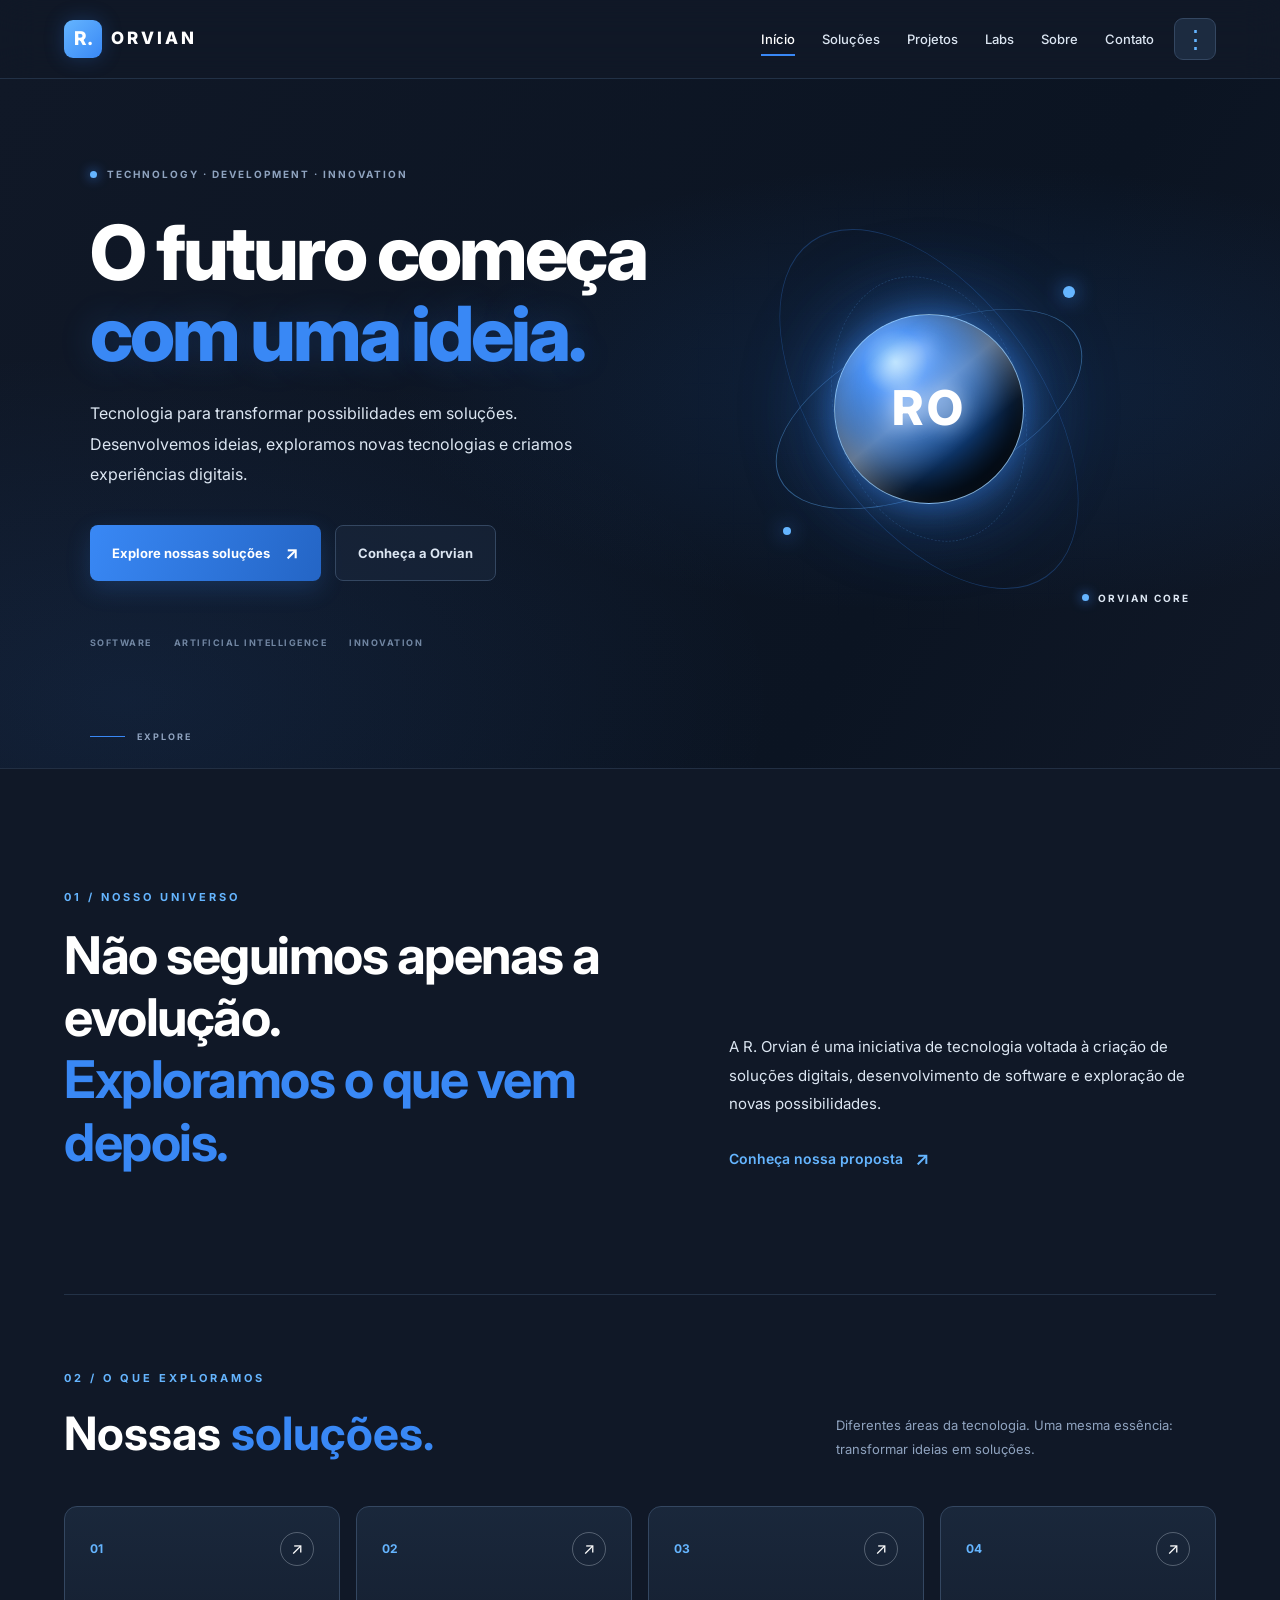
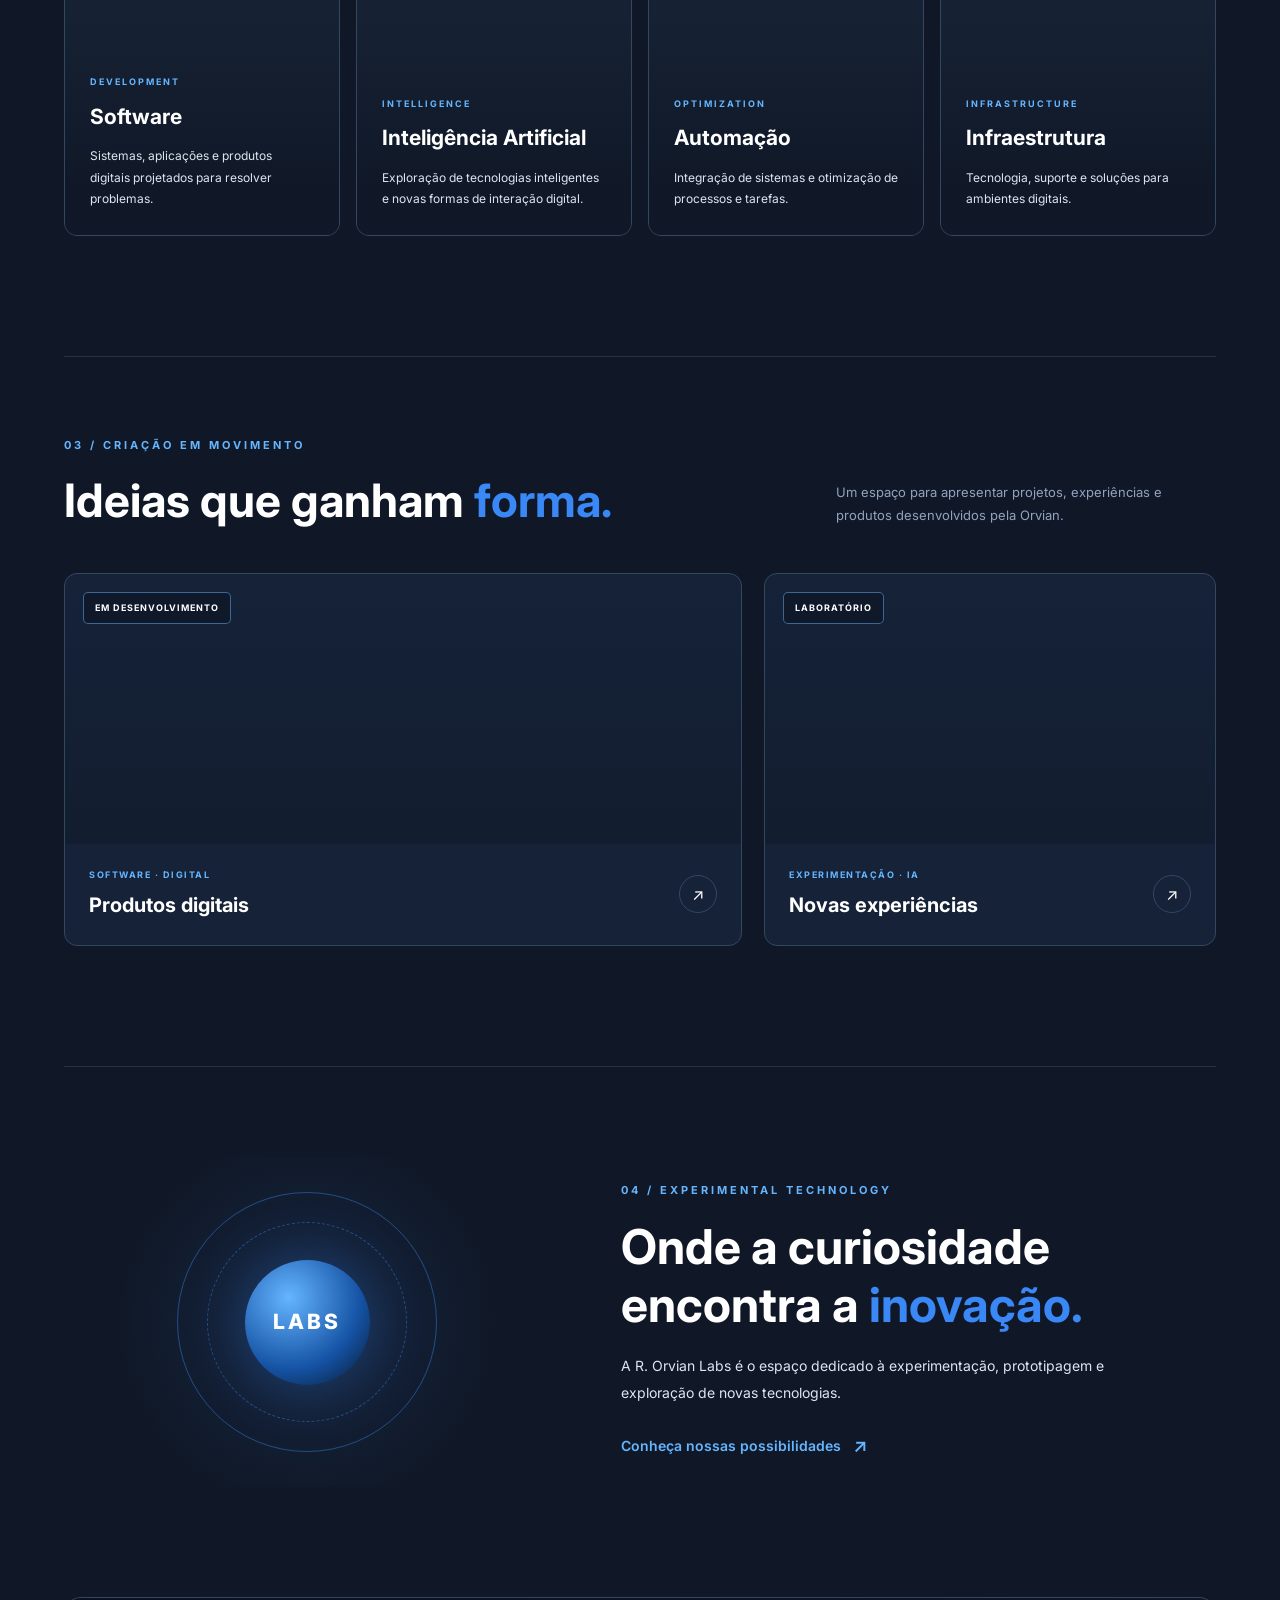
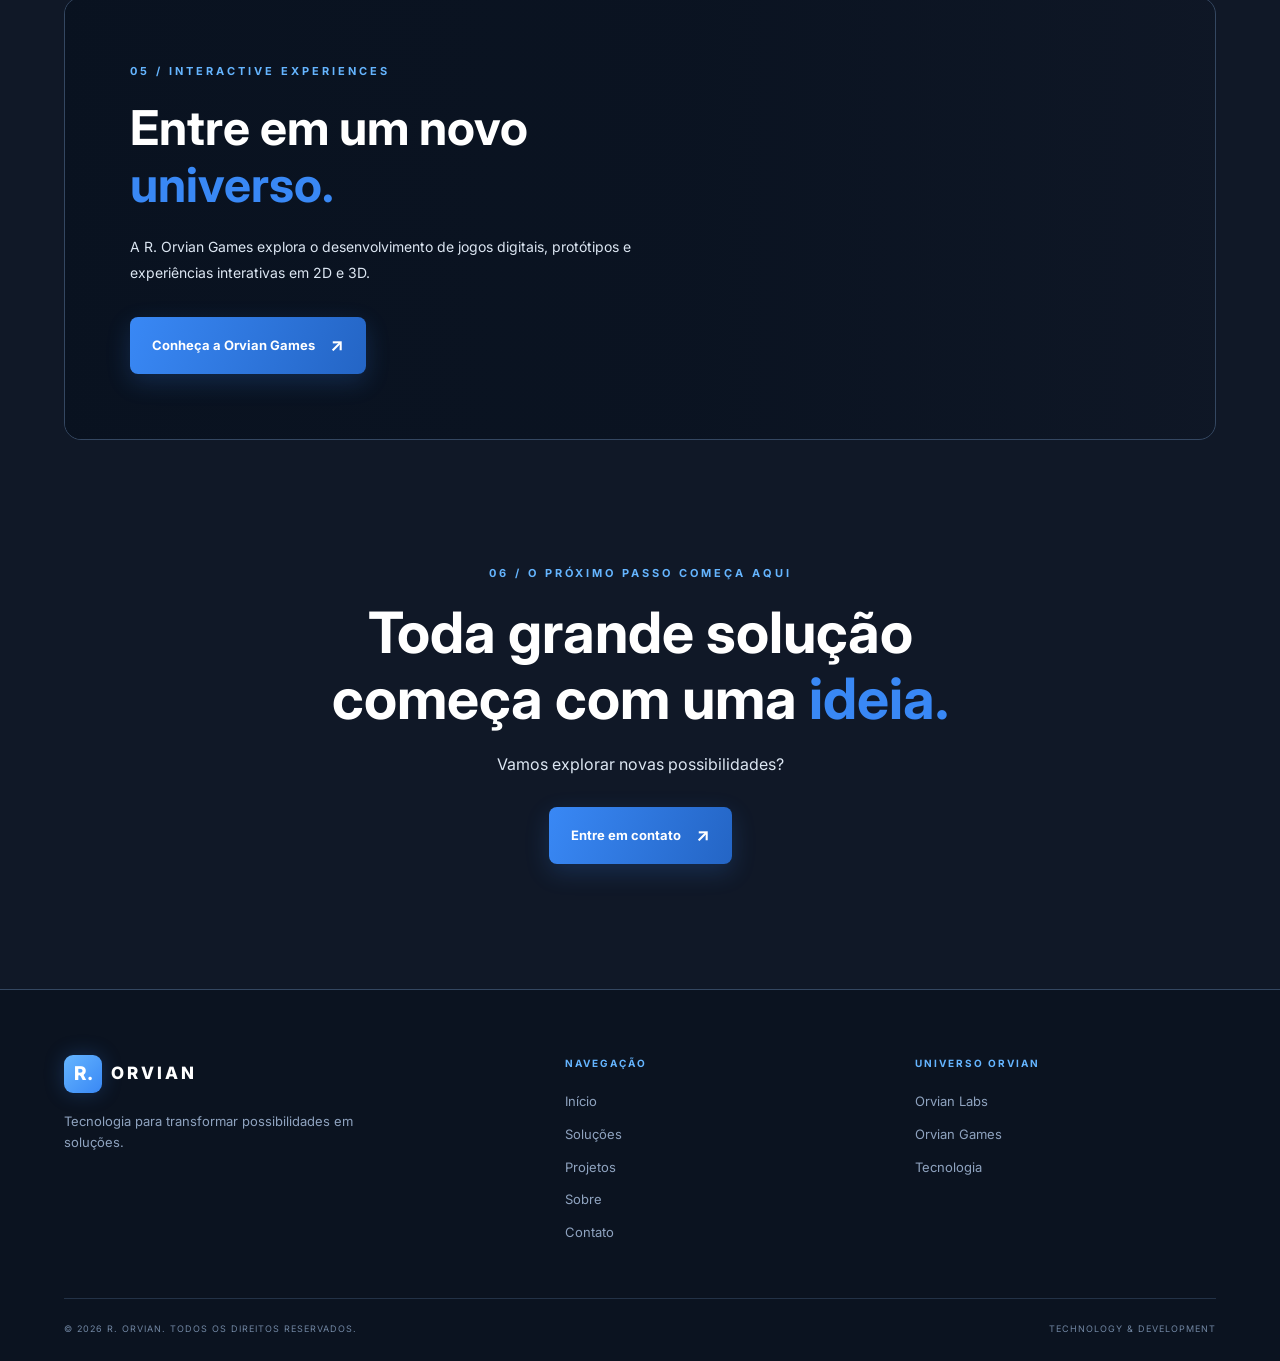
<file: index.html>
<!DOCTYPE html>
<html lang="pt-BR">

<head>
    <meta charset="UTF-8">
    <meta name="viewport" content="width=device-width, initial-scale=1.0">

    <meta name="description" content="R. Orvian — Tecnologia para transformar possibilidades em soluções. Software, inteligência artificial, automação, inovação e games.">

    <meta name="theme-color" content="#101827">

    <title>R. Orvian | Technology & Development</title>

    <link rel="preconnect" href="https://fonts.googleapis.com">
    <link rel="preconnect" href="https://fonts.gstatic.com" crossorigin>
    <link href="https://fonts.googleapis.com/css2?family=Inter:wght@400;500;600;700;800&display=swap" rel="stylesheet">

    <link rel="stylesheet" href="css/style.css">
</head>

<body>

    <header class="topo" id="inicio">

        <a href="index.html" class="marca" aria-label="R. Orvian - Início">
            <span class="marca-simbolo">R.</span>
            <span class="marca-nome">ORVIAN</span>
        </a>

        <nav class="navegacao-principal" aria-label="Navegação principal">

            <div class="menu-principal">
                <a href="#inicio" aria-current="page">Início</a>
                <a href="#solucoes">Soluções</a>
                <a href="#projetos">Projetos</a>
                <a href="#labs">Labs</a>
                <a href="sobre.html">Sobre</a>
                <a href="contato.html">Contato</a>
            </div>

            <details class="menu-extra">
                <summary aria-label="Abrir menu adicional">⋮</summary>

                <div class="opcoes">
                    <a href="#games">Orvian Games</a>
                    <a href="#tecnologia">Tecnologia</a>
                    <a href="sobre.html">Nossa empresa</a>
                    <a href="contato.html">Fale conosco</a>
                </div>
            </details>

        </nav>

    </header>

    <main>

        <section class="hero">

            <div class="hero-fundo"></div>

            <div class="hero-conteudo">

                <p class="hero-etiqueta">
                    <span class="status-ponto"></span>
                    TECHNOLOGY · DEVELOPMENT · INNOVATION
                </p>

                <h1>
                    O futuro começa
                    <span>com uma ideia.</span>
                </h1>

                <p class="hero-descricao">
                    Tecnologia para transformar possibilidades em soluções.
                    Desenvolvemos ideias, exploramos novas tecnologias
                    e criamos experiências digitais.
                </p>

                <div class="hero-acoes">
                    <a href="#solucoes" class="botao botao-principal">
                        Explore nossas soluções
                        <span>↗</span>
                    </a>

                    <a href="sobre.html" class="botao botao-secundario">
                        Conheça a Orvian
                    </a>
                </div>

                <div class="hero-indicadores">
                    <span>SOFTWARE</span>
                    <span>ARTIFICIAL INTELLIGENCE</span>
                    <span>INNOVATION</span>
                </div>

            </div>

            <div class="hero-visual" aria-hidden="true">

                <div class="visual-grade"></div>

                <div class="orbita orbita-1"></div>
                <div class="orbita orbita-2"></div>
                <div class="orbita orbita-3"></div>

                <div class="nucleo-luz"></div>

                <div class="nucleo">
                    <div class="nucleo-reflexo"></div>
                    <span>RO</span>
                </div>

                <div class="orbita-ponto ponto-1"></div>
                <div class="orbita-ponto ponto-2"></div>

                <div class="visual-legenda">
                    <span class="legenda-ponto"></span>
                    ORVIAN CORE
                    <small>IDEAS INTO SOLUTIONS</small>
                </div>

            </div>

            <a href="#solucoes" class="indicador-rolagem">
                <span></span>
                EXPLORE
            </a>

        </section>

        <section class="introducao secao" id="tecnologia">

            <div class="introducao-texto">
                <p class="etiqueta">01 / NOSSO UNIVERSO</p>

                <h2>
                    Não seguimos apenas
                    a evolução.
                    <span>Exploramos o que vem depois.</span>
                </h2>
            </div>

            <div class="introducao-descricao">
                <p>
                    A R. Orvian é uma iniciativa de tecnologia
                    voltada à criação de soluções digitais,
                    desenvolvimento de software e exploração
                    de novas possibilidades.
                </p>

                <a href="sobre.html" class="link-seta">
                    Conheça nossa proposta <span>↗</span>
                </a>
            </div>

        </section>

        <section class="solucoes secao" id="solucoes">

            <div class="cabecalho-secao">
                <div>
                    <p class="etiqueta">02 / O QUE EXPLORAMOS</p>
                    <h2>Nossas <span>soluções.</span></h2>
                </div>

                <p>
                    Diferentes áreas da tecnologia.
                    Uma mesma essência: transformar ideias em soluções.
                </p>
            </div>

            <div class="solucoes-grid">

                <article class="solucao-card solucao-software">

                    <div class="card-topo">
                        <span class="card-numero">01</span>
                        <span class="card-seta">↗</span>
                    </div>

                    <div class="card-conteudo">
                        <p>DEVELOPMENT</p>
                        <h3>Software</h3>
                        <span>
                            Sistemas, aplicações e produtos digitais
                            projetados para resolver problemas.
                        </span>
                    </div>

                </article>

                <article class="solucao-card solucao-ia">

                    <div class="card-topo">
                        <span class="card-numero">02</span>
                        <span class="card-seta">↗</span>
                    </div>

                    <div class="card-conteudo">
                        <p>INTELLIGENCE</p>
                        <h3>Inteligência Artificial</h3>
                        <span>
                            Exploração de tecnologias inteligentes
                            e novas formas de interação digital.
                        </span>
                    </div>

                </article>

                <article class="solucao-card solucao-automacao">

                    <div class="card-topo">
                        <span class="card-numero">03</span>
                        <span class="card-seta">↗</span>
                    </div>

                    <div class="card-conteudo">
                        <p>OPTIMIZATION</p>
                        <h3>Automação</h3>
                        <span>
                            Integração de sistemas e otimização
                            de processos e tarefas.
                        </span>
                    </div>

                </article>

                <article class="solucao-card solucao-infra">

                    <div class="card-topo">
                        <span class="card-numero">04</span>
                        <span class="card-seta">↗</span>
                    </div>

                    <div class="card-conteudo">
                        <p>INFRASTRUCTURE</p>
                        <h3>Infraestrutura</h3>
                        <span>
                            Tecnologia, suporte e soluções
                            para ambientes digitais.
                        </span>
                    </div>

                </article>

            </div>

        </section>

        <section class="projetos secao" id="projetos">

            <div class="cabecalho-secao">
                <div>
                    <p class="etiqueta">03 / CRIAÇÃO EM MOVIMENTO</p>
                    <h2>Ideias que ganham <span>forma.</span></h2>
                </div>

                <p>
                    Um espaço para apresentar projetos,
                    experiências e produtos desenvolvidos pela Orvian.
                </p>
            </div>

            <div class="projetos-grid">

                <article class="projeto-card projeto-principal">

                    <div class="projeto-imagem projeto-imagem-1">
                        <span class="projeto-selo">EM DESENVOLVIMENTO</span>
                    </div>

                    <div class="projeto-info">
                        <div>
                            <p>SOFTWARE · DIGITAL</p>
                            <h3>Produtos digitais</h3>
                        </div>

                        <span class="projeto-icone">↗</span>
                    </div>

                </article>

                <article class="projeto-card">

                    <div class="projeto-imagem projeto-imagem-2">
                        <span class="projeto-selo">LABORATÓRIO</span>
                    </div>

                    <div class="projeto-info">
                        <div>
                            <p>EXPERIMENTAÇÃO · IA</p>
                            <h3>Novas experiências</h3>
                        </div>

                        <span class="projeto-icone">↗</span>
                    </div>

                </article>

            </div>

        </section>

        <section class="labs secao" id="labs">

            <div class="labs-visual" aria-hidden="true">
                <div class="labs-circulo labs-circulo-1"></div>
                <div class="labs-circulo labs-circulo-2"></div>
                <div class="labs-centro">LABS</div>
            </div>

            <div class="labs-conteudo">
                <p class="etiqueta">04 / EXPERIMENTAL TECHNOLOGY</p>

                <h2>
                    Onde a curiosidade
                    encontra a <span>inovação.</span>
                </h2>

                <p>
                    A R. Orvian Labs é o espaço dedicado
                    à experimentação, prototipagem e exploração
                    de novas tecnologias.
                </p>

                <a href="contato.html" class="link-seta">
                    Conheça nossas possibilidades <span>↗</span>
                </a>
            </div>

        </section>

        <section class="games secao" id="games">

            <div class="games-imagem"></div>

            <div class="games-conteudo">
                <p class="etiqueta">05 / INTERACTIVE EXPERIENCES</p>

                <h2>
                    Entre em um novo
                    <span>universo.</span>
                </h2>

                <p>
                    A R. Orvian Games explora o desenvolvimento
                    de jogos digitais, protótipos e experiências
                    interativas em 2D e 3D.
                </p>

                <a href="sobre.html" class="botao botao-principal">
                    Conheça a Orvian Games
                    <span>↗</span>
                </a>
            </div>

        </section>

        <section class="chamada-final secao">

            <p class="etiqueta">06 / O PRÓXIMO PASSO COMEÇA AQUI</p>

            <h2>
                Toda grande solução
                começa com uma <span>ideia.</span>
            </h2>

            <p>
                Vamos explorar novas possibilidades?
            </p>

            <a href="contato.html" class="botao botao-principal">
                Entre em contato
                <span>↗</span>
            </a>

        </section>

    </main>

    <footer class="rodape">

        <div class="rodape-principal">

            <div class="rodape-marca">
                <a href="#inicio" class="marca">
                    <span class="marca-simbolo">R.</span>
                    <span class="marca-nome">ORVIAN</span>
                </a>

                <p>
                    Tecnologia para transformar
                    possibilidades em soluções.
                </p>
            </div>

            <div class="rodape-links">
                <h3>NAVEGAÇÃO</h3>
                <a href="#inicio">Início</a>
                <a href="#solucoes">Soluções</a>
                <a href="#projetos">Projetos</a>
                <a href="sobre.html">Sobre</a>
                <a href="contato.html">Contato</a>
            </div>

            <div class="rodape-links">
                <h3>UNIVERSO ORVIAN</h3>
                <a href="#labs">Orvian Labs</a>
                <a href="#games">Orvian Games</a>
                <a href="#tecnologia">Tecnologia</a>
            </div>

        </div>

        <div class="rodape-final">
            <p>© 2026 R. ORVIAN. TODOS OS DIREITOS RESERVADOS.</p>
            <span>TECHNOLOGY &amp; DEVELOPMENT</span>
        </div>

    </footer>

</body>
</html>
</file>
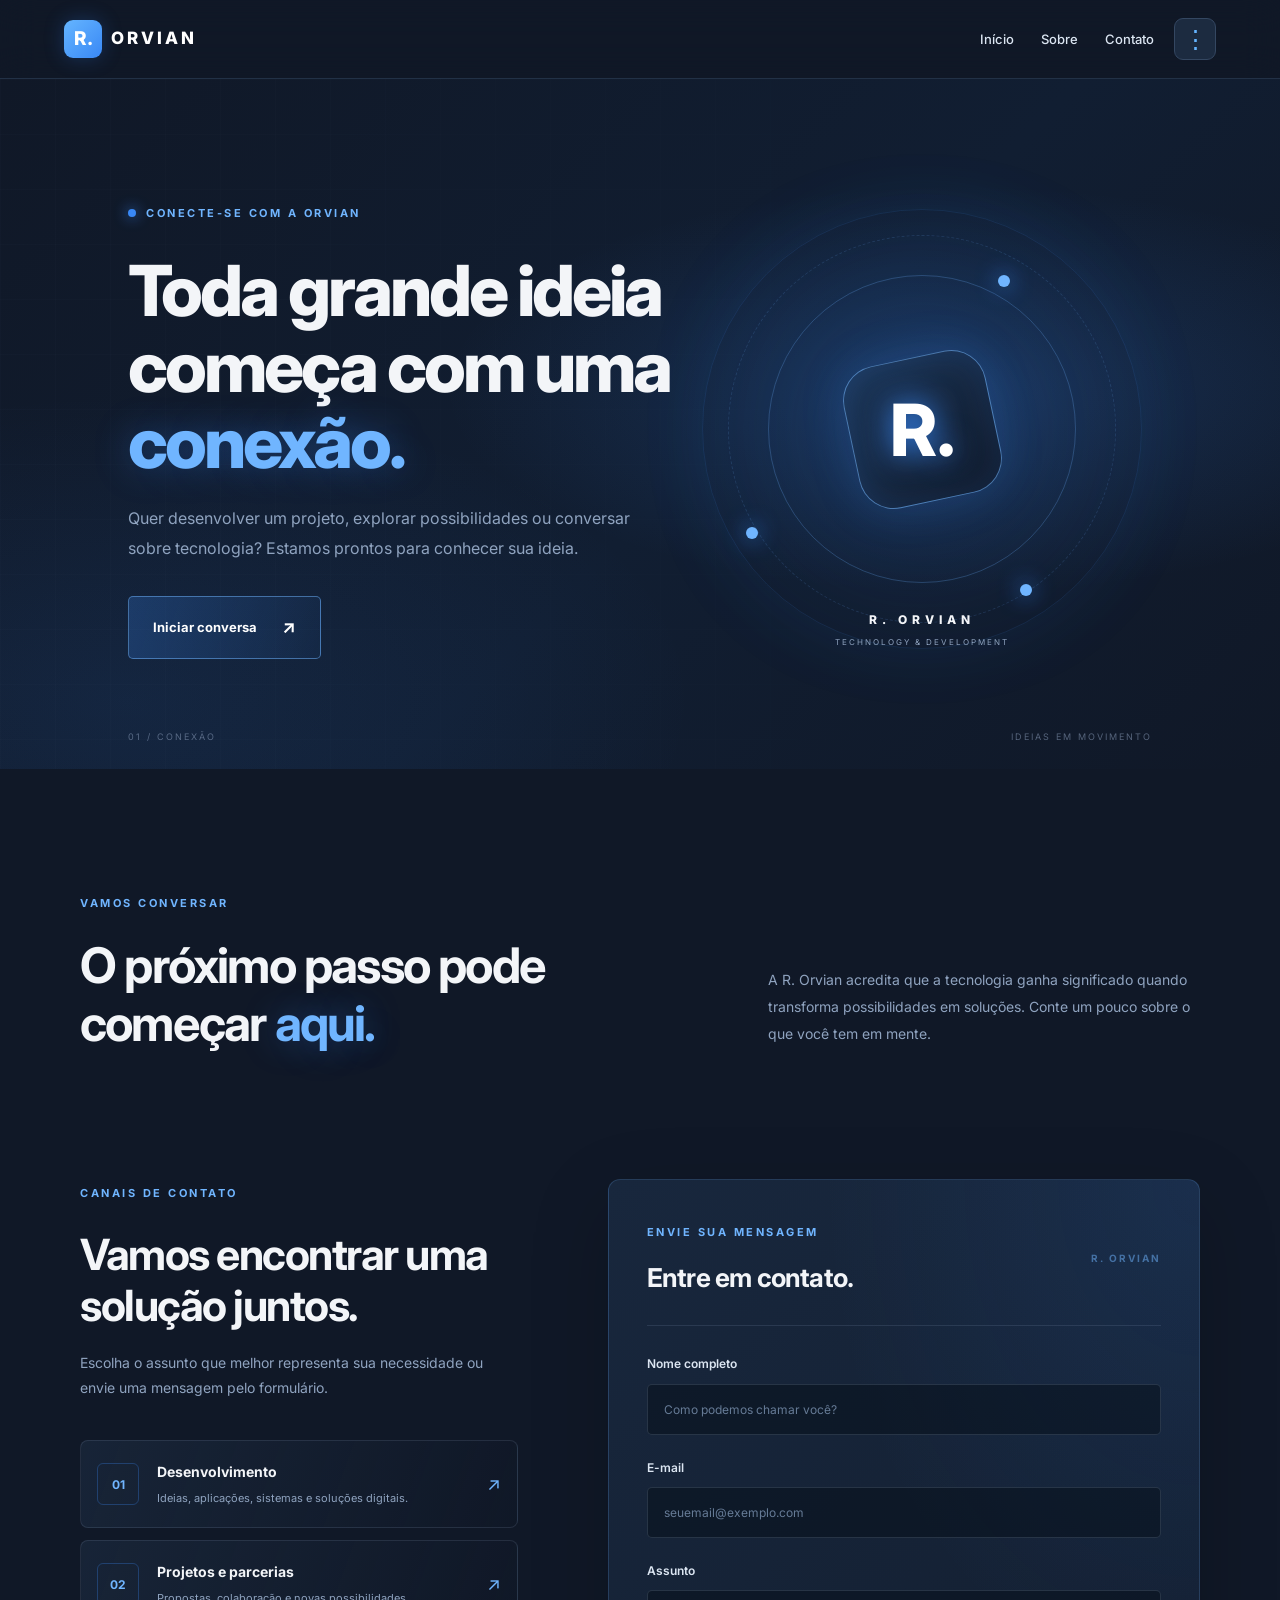
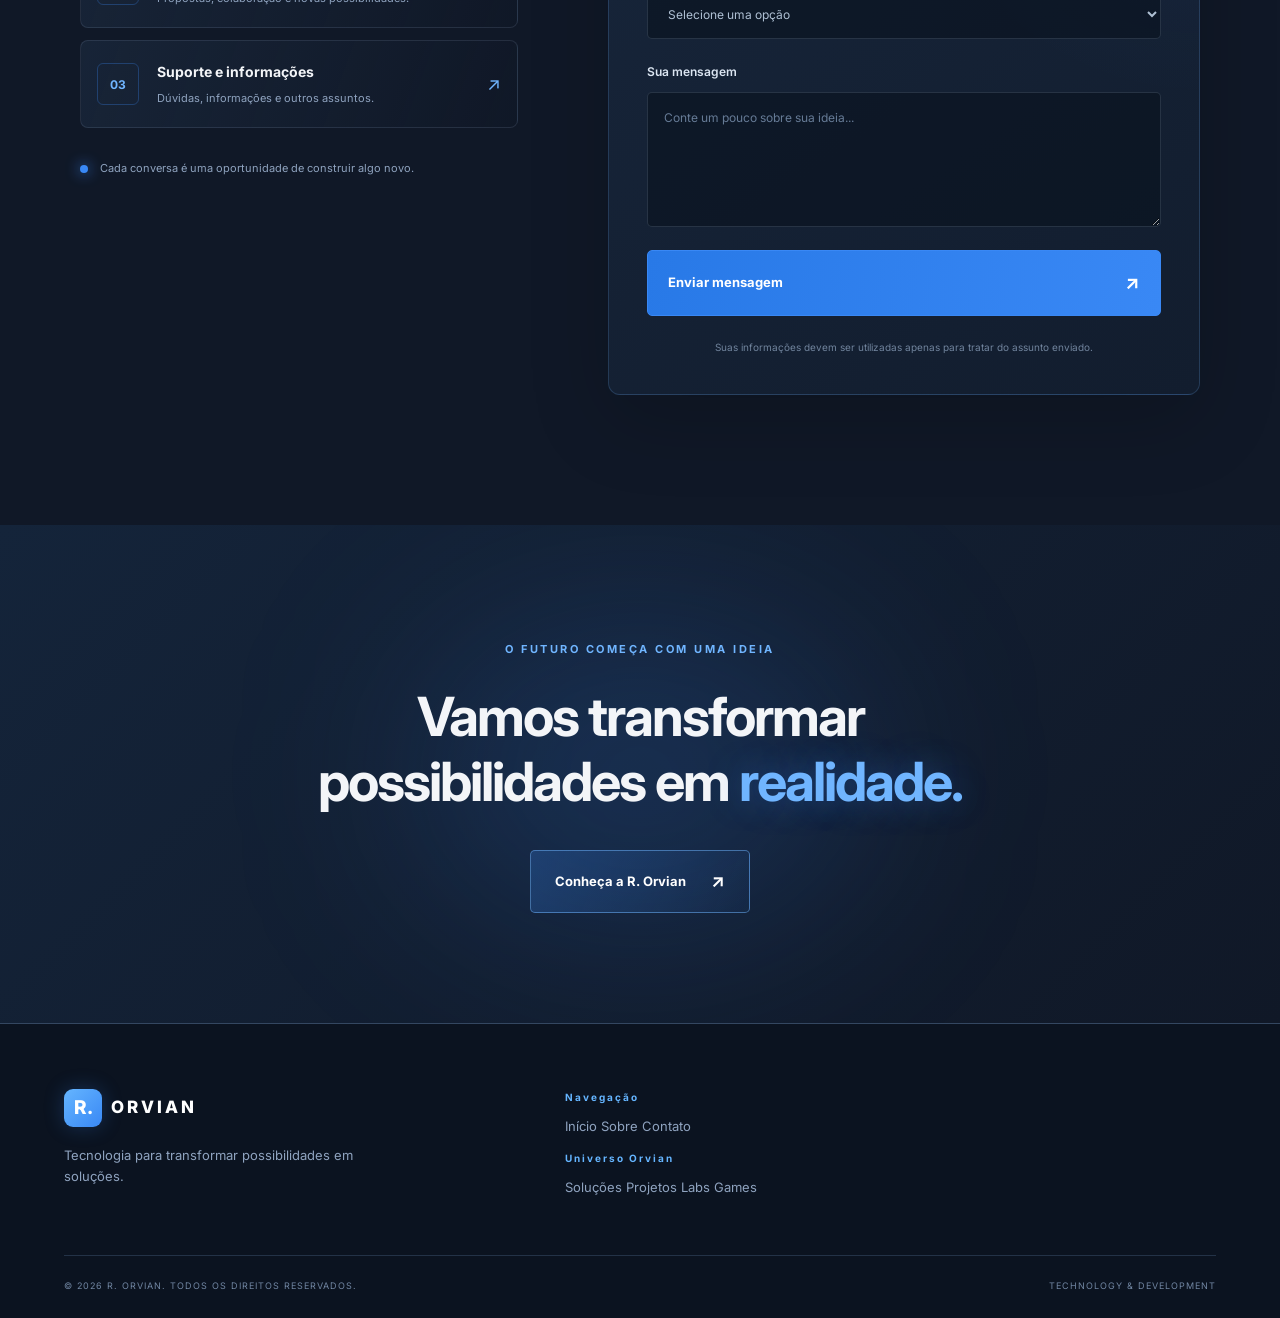
<file: contato.html>
<!DOCTYPE html>
<html lang="pt-BR">
<head>
    <meta charset="UTF-8">
    <meta name="viewport" content="width=device-width, initial-scale=1.0">

    <meta name="description" content="Entre em contato com a R. Orvian. Vamos conversar sobre tecnologia, desenvolvimento, projetos e inovação.">
    <meta name="theme-color" content="#101827">

    <title>Contato | R. Orvian</title>

    <link rel="preconnect" href="https://fonts.googleapis.com">
    <link rel="preconnect" href="https://fonts.gstatic.com" crossorigin>

    <link href="https://fonts.googleapis.com/css2?family=Inter:wght@400;500;600;700;800&display=swap" rel="stylesheet">

    <link rel="stylesheet" href="css/style.css">
    <link rel="stylesheet" href="css/contato.css">
</head>

<body>

    <div class="topo">
        <a href="index.html" class="marca">
            <span class="marca-simbolo">R.</span>
            <span class="marca-nome">ORVIAN</span>
        </a>

        <nav class="navegacao-principal">
            <div class="menu-principal">
                <a href="index.html">Início</a>
                <a href="sobre.html">Sobre</a>
                <a href="contato.html" class="link-ativo">Contato</a>
            </div>

            <details class="menu-extra">
                <summary aria-label="Abrir menu de opções">⋮</summary>

                <div class="opcoes">
                    <a href="index.html#solucoes">Desenvolvimento</a>
                    <a href="index.html#projetos">Projetos</a>
                    <a href="index.html#labs">Labs</a>
                    <a href="index.html#games">Games</a>
                </div>
            </details>
        </nav>
    </div>

    <main>

        <section class="contato-hero">

            <div class="contato-hero-fundo"></div>

            <div class="contato-hero-conteudo">

                <span class="contato-etiqueta">
                    <span class="etiqueta-ponto"></span>
                    CONECTE-SE COM A ORVIAN
                </span>

                <h1>
                    Toda grande ideia
                    começa com uma
                    <span>conexão.</span>
                </h1>

                <p>
                    Quer desenvolver um projeto, explorar possibilidades
                    ou conversar sobre tecnologia? Estamos prontos para
                    conhecer sua ideia.
                </p>

                <a href="#formulario" class="contato-botao">
                    Iniciar conversa
                    <span>↗</span>
                </a>

            </div>

            <div class="contato-hero-visual">

                <div class="contato-anel anel-um"></div>
                <div class="contato-anel anel-dois"></div>
                <div class="contato-anel anel-tres"></div>

                <div class="contato-visual-luz"></div>

                <div class="contato-visual-centro">
                    <span>R.</span>
                </div>

                <div class="contato-orbita-ponto ponto-um"></div>
                <div class="contato-orbita-ponto ponto-dois"></div>
                <div class="contato-orbita-ponto ponto-tres"></div>

                <div class="contato-visual-legenda">
                    <span>R. ORVIAN</span>
                    <small>TECHNOLOGY & DEVELOPMENT</small>
                </div>

            </div>

            <div class="contato-hero-rodape">
                <span>01 / CONEXÃO</span>
                <span>IDEIAS EM MOVIMENTO</span>
            </div>

        </section>

        <section class="contato-introducao">

            <div class="contato-introducao-titulo">
                <span class="secao-etiqueta">VAMOS CONVERSAR</span>

                <h2>
                    O próximo passo
                    pode começar <span>aqui.</span>
                </h2>
            </div>

            <p>
                A R. Orvian acredita que a tecnologia ganha significado
                quando transforma possibilidades em soluções.
                Conte um pouco sobre o que você tem em mente.
            </p>

        </section>

        <section class="contato-area" id="formulario">

            <div class="contato-informacoes">

                <span class="secao-etiqueta">CANAIS DE CONTATO</span>

                <h2>
                    Vamos encontrar
                    uma solução juntos.
                </h2>

                <p class="contato-informacoes-descricao">
                    Escolha o assunto que melhor representa sua necessidade
                    ou envie uma mensagem pelo formulário.
                </p>

                <div class="contato-canais">

                    <article class="contato-canal">
                        <div class="canal-icone">01</div>

                        <div>
                            <h3>Desenvolvimento</h3>
                            <p>
                                Ideias, aplicações, sistemas e soluções digitais.
                            </p>
                        </div>

                        <span class="canal-seta">↗</span>
                    </article>

                    <article class="contato-canal">
                        <div class="canal-icone">02</div>

                        <div>
                            <h3>Projetos e parcerias</h3>
                            <p>
                                Propostas, colaboração e novas possibilidades.
                            </p>
                        </div>

                        <span class="canal-seta">↗</span>
                    </article>

                    <article class="contato-canal">
                        <div class="canal-icone">03</div>

                        <div>
                            <h3>Suporte e informações</h3>
                            <p>
                                Dúvidas, informações e outros assuntos.
                            </p>
                        </div>

                        <span class="canal-seta">↗</span>
                    </article>

                </div>

                <div class="contato-observacao">
                    <span class="observacao-ponto"></span>
                    <p>
                        Cada conversa é uma oportunidade de construir
                        algo novo.
                    </p>
                </div>

            </div>

            <div class="contato-formulario-container">

                <div class="formulario-cabecalho">
                    <div>
                        <span class="secao-etiqueta">ENVIE SUA MENSAGEM</span>
                        <h2>Entre em contato.</h2>
                    </div>

                    <span class="formulario-indicador">R. ORVIAN</span>
                </div>

                <form class="contato-formulario" action="#" method="post">

                    <div class="campo-grupo">
                        <label for="nome">Nome completo</label>

                        <input
                            type="text"
                            id="nome"
                            name="nome"
                            placeholder="Como podemos chamar você?"
                            autocomplete="name"
                            required
                        >
                    </div>

                    <div class="campo-grupo">
                        <label for="email">E-mail</label>

                        <input
                            type="email"
                            id="email"
                            name="email"
                            placeholder="seuemail@exemplo.com"
                            autocomplete="email"
                            required
                        >
                    </div>

                    <div class="campo-grupo">
                        <label for="assunto">Assunto</label>

                        <select id="assunto" name="assunto" required>
                            <option value="" disabled selected>
                                Selecione uma opção
                            </option>

                            <option value="Desenvolvimento">Desenvolvimento</option>
                            <option value="Projetos e parcerias">Projetos e parcerias</option>
                            <option value="Suporte">Suporte</option>
                            <option value="Games">Games</option>
                            <option value="Outros">Outros assuntos</option>
                        </select>
                    </div>

                    <div class="campo-grupo">
                        <label for="mensagem">Sua mensagem</label>

                        <textarea
                            id="mensagem"
                            name="mensagem"
                            rows="5"
                            placeholder="Conte um pouco sobre sua ideia..."
                            required
                        ></textarea>
                    </div>

                    <button type="submit" class="formulario-botao">
                        Enviar mensagem
                        <span>↗</span>
                    </button>

                    <p class="formulario-privacidade">
                        Suas informações devem ser utilizadas apenas
                        para tratar do assunto enviado.
                    </p>

                </form>

            </div>

        </section>

        <section class="contato-final">

            <div class="contato-final-luz"></div>

            <span class="secao-etiqueta">O FUTURO COMEÇA COM UMA IDEIA</span>

            <h2>
                Vamos transformar
                possibilidades em <span>realidade.</span>
            </h2>

            <a href="sobre.html" class="contato-final-botao">
                Conheça a R. Orvian
                <span>↗</span>
            </a>

        </section>

    </main>

    <footer class="rodape">

        <div class="rodape-principal">

            <div class="rodape-marca">
                <a href="index.html" class="marca">
                    <span class="marca-simbolo">R.</span>
                    <span class="marca-nome">ORVIAN</span>
                </a>

                <p>
                    Tecnologia para transformar possibilidades em soluções.
                </p>
            </div>

            <div class="rodape-links">

                <div>
                    <h3>Navegação</h3>
                    <a href="index.html">Início</a>
                    <a href="sobre.html">Sobre</a>
                    <a href="contato.html">Contato</a>
                </div>

                <div>
                    <h3>Universo Orvian</h3>
                    <a href="index.html#solucoes">Soluções</a>
                    <a href="index.html#projetos">Projetos</a>
                    <a href="index.html#labs">Labs</a>
                    <a href="index.html#games">Games</a>
                </div>

            </div>

        </div>

        <div class="rodape-final">
            <span>© 2026 R. ORVIAN. TODOS OS DIREITOS RESERVADOS.</span>
            <span>TECHNOLOGY & DEVELOPMENT</span>
        </div>

    </footer>

</body>
</html>
</file>
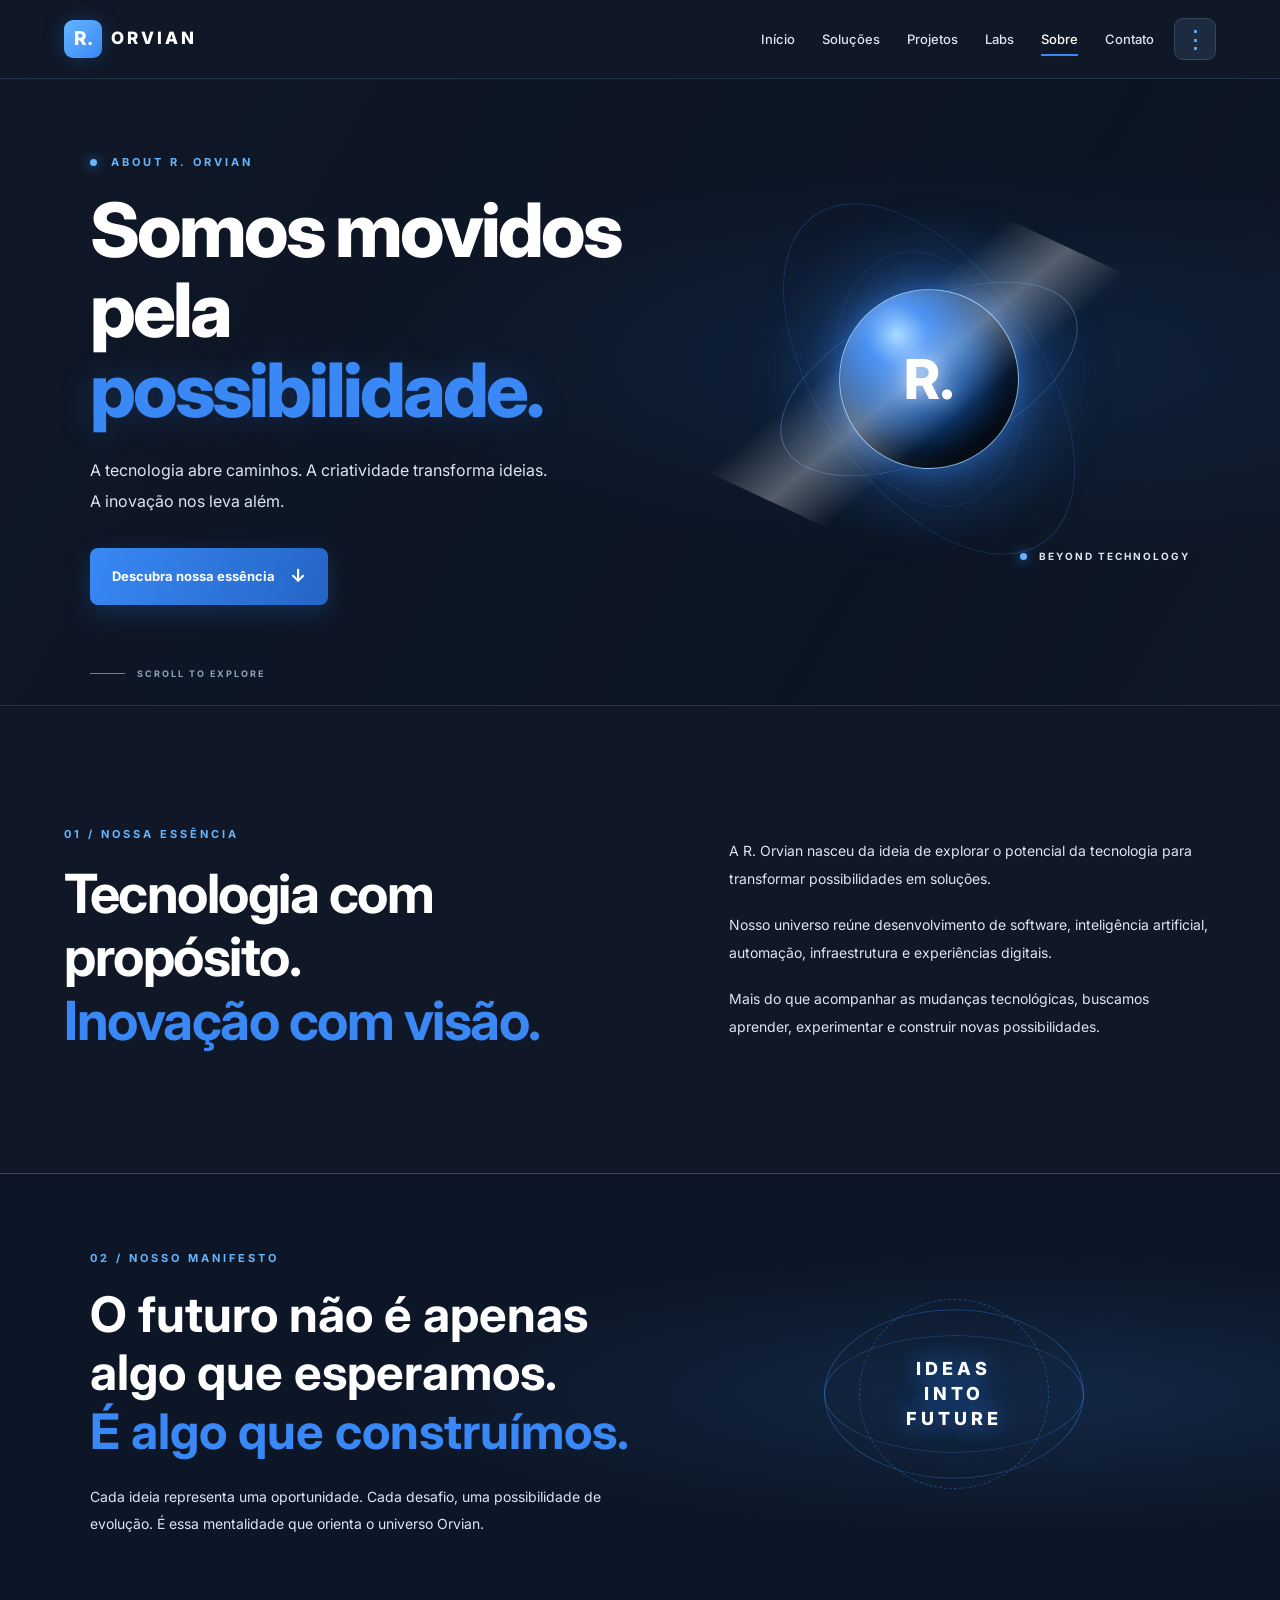
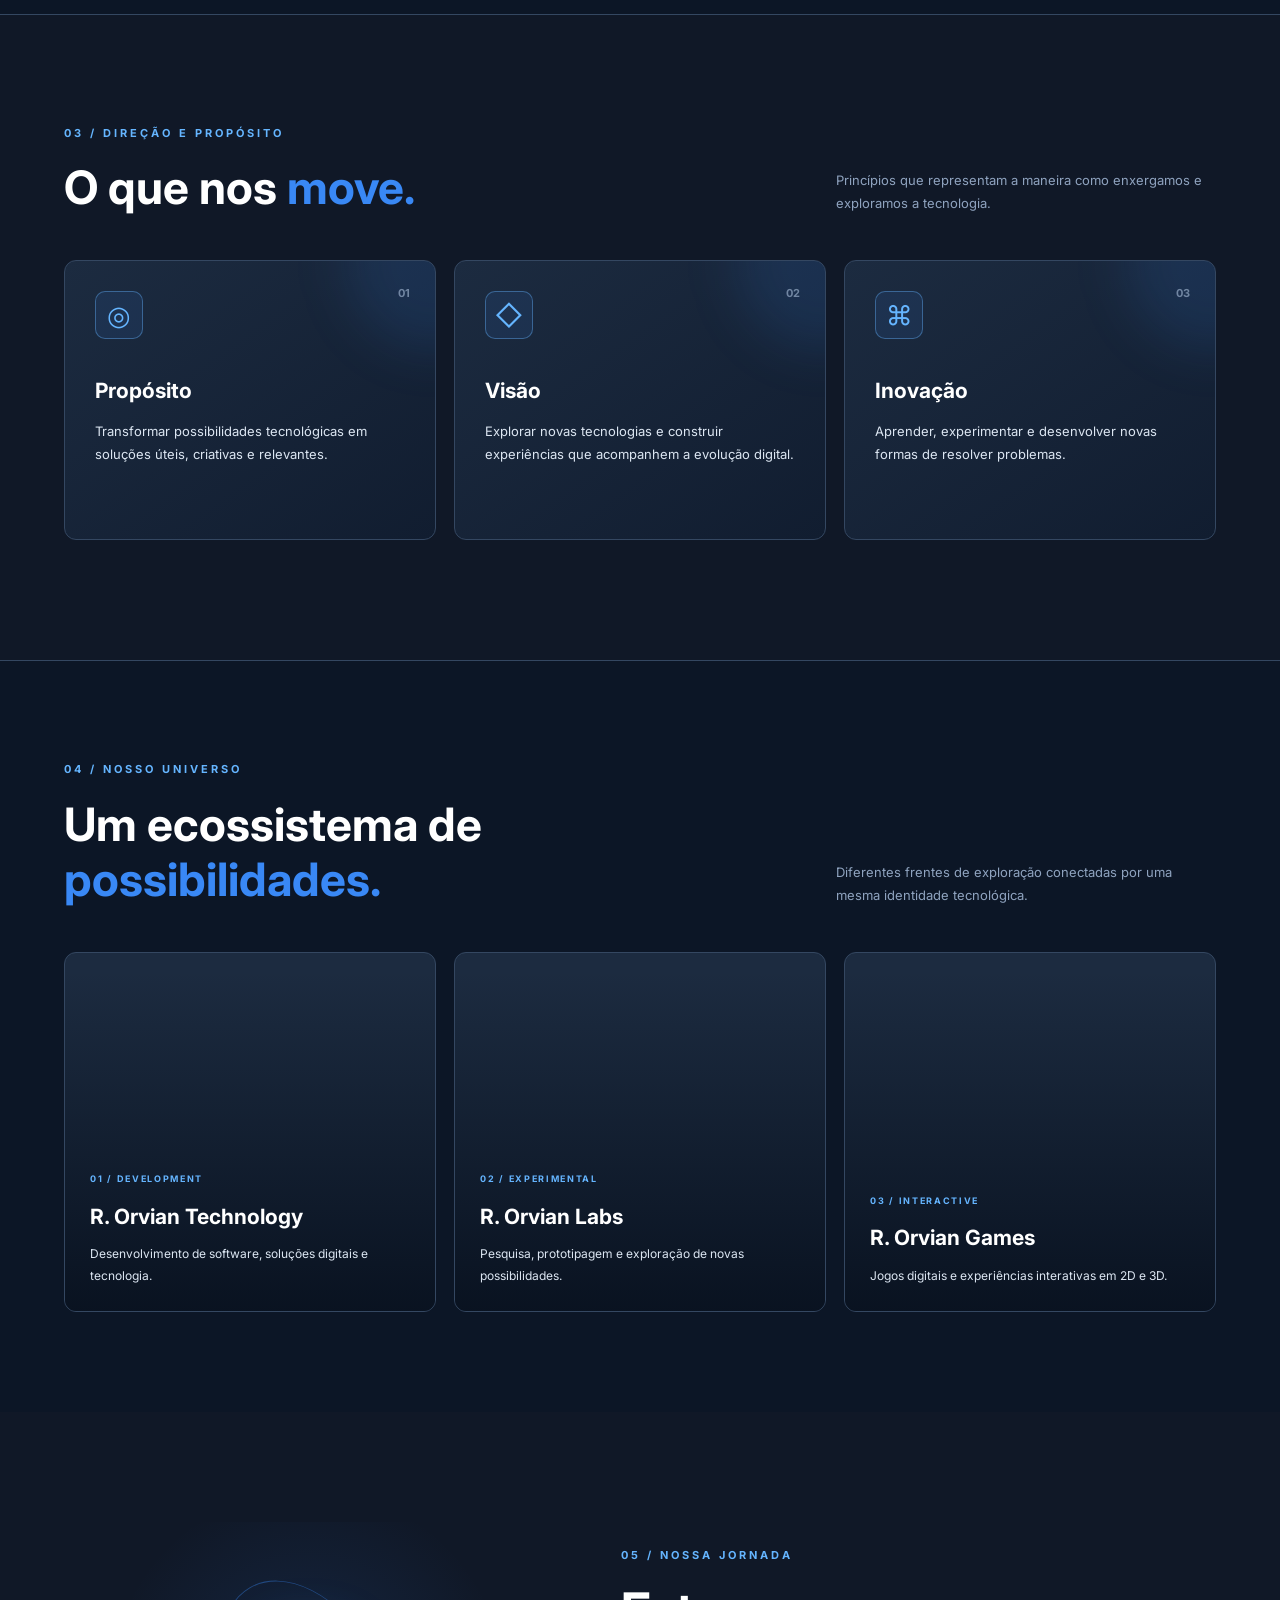
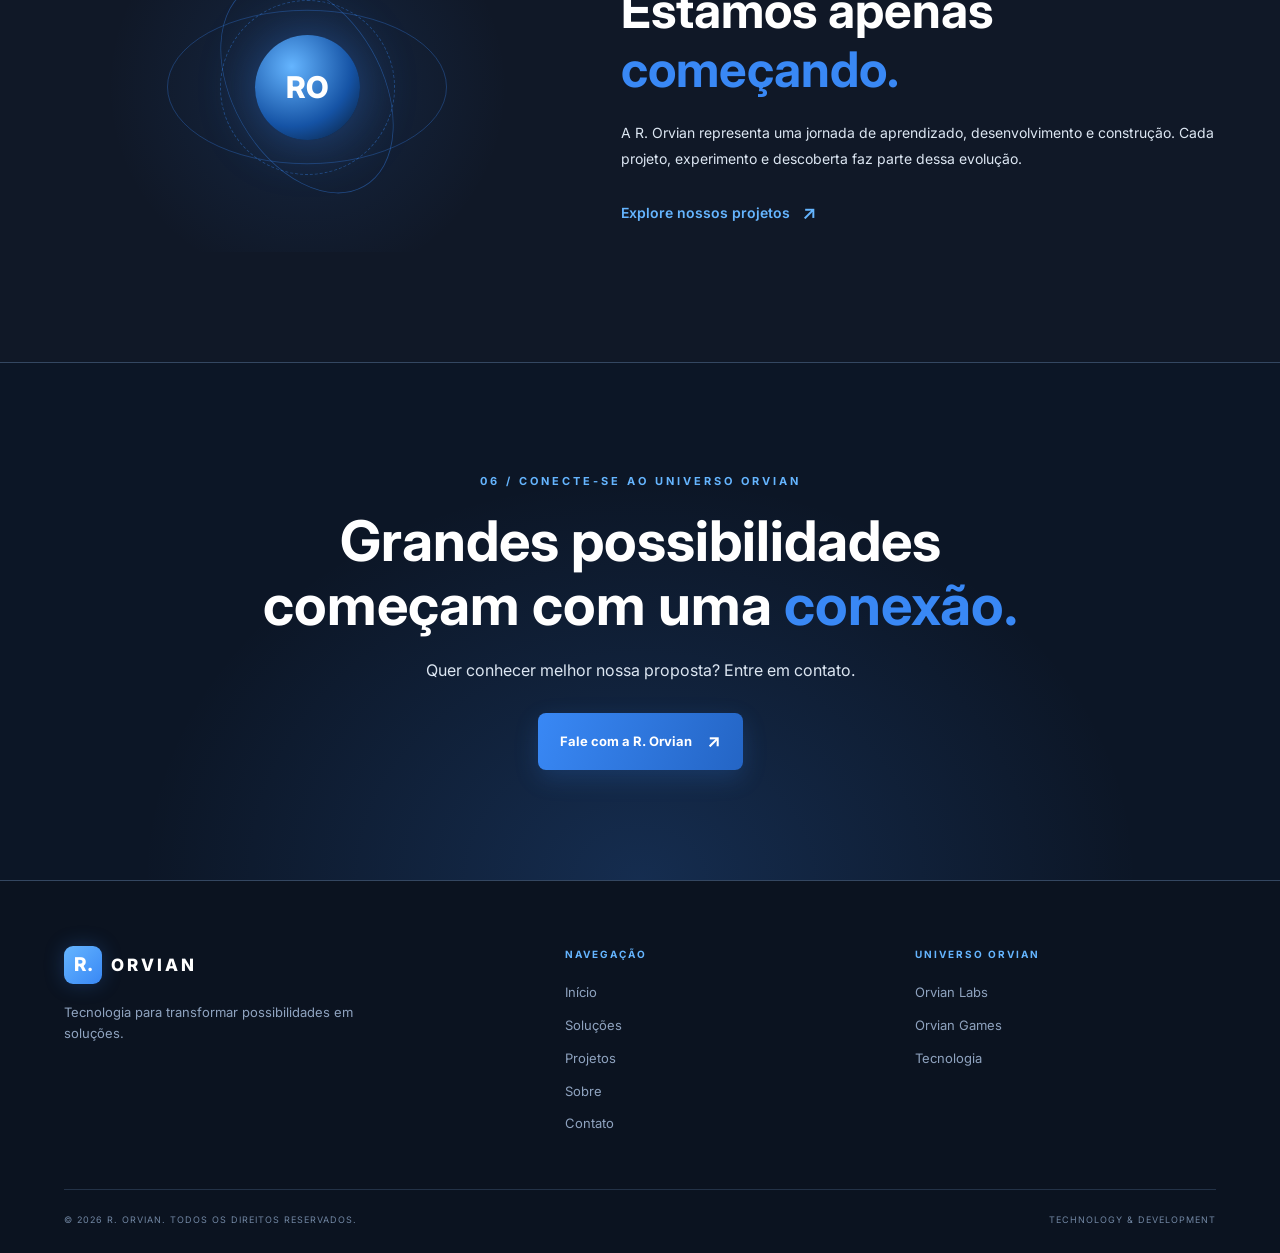
<file: sobre.html>
<!DOCTYPE html>
<html lang="pt-BR">

<head>
    <meta charset="UTF-8">
    <meta name="viewport" content="width=device-width, initial-scale=1.0">

    <meta name="description" content="Conheça a R. Orvian, sua visão, propósito e universo de tecnologia, desenvolvimento e inovação.">

    <meta name="theme-color" content="#101827">

    <title>Sobre | R. Orvian</title>

    <link rel="preconnect" href="https://fonts.googleapis.com">
    <link rel="preconnect" href="https://fonts.gstatic.com" crossorigin>
    <link href="https://fonts.googleapis.com/css2?family=Inter:wght@400;500;600;700;800&display=swap" rel="stylesheet">

    <link rel="stylesheet" href="css/style.css">
    <link rel="stylesheet" href="css/sobre.css">
</head>

<body>

    <header class="topo">

        <a href="index.html" class="marca" aria-label="R. Orvian - Início">
            <span class="marca-simbolo">R.</span>
            <span class="marca-nome">ORVIAN</span>
        </a>

        <nav class="navegacao-principal" aria-label="Navegação principal">

            <div class="menu-principal">
                <a href="index.html">Início</a>
                <a href="index.html#solucoes">Soluções</a>
                <a href="index.html#projetos">Projetos</a>
                <a href="index.html#labs">Labs</a>
                <a href="sobre.html" aria-current="page">Sobre</a>
                <a href="contato.html">Contato</a>
            </div>

            <details class="menu-extra">
                <summary aria-label="Abrir menu adicional">⋮</summary>

                <div class="opcoes">
                    <a href="index.html#games">Orvian Games</a>
                    <a href="index.html#tecnologia">Tecnologia</a>
                    <a href="sobre.html">Nossa empresa</a>
                    <a href="contato.html">Fale conosco</a>
                </div>
            </details>

        </nav>

    </header>

    <main>

        <section class="sobre-hero">

            <div class="sobre-hero-fundo"></div>

            <div class="sobre-hero-conteudo">

                <p class="etiqueta">
                    <span class="sobre-status"></span>
                    ABOUT R. ORVIAN
                </p>

                <h1>
                    Somos movidos
                    pela <span>possibilidade.</span>
                </h1>

                <p>
                    A tecnologia abre caminhos.
                    A criatividade transforma ideias.
                    A inovação nos leva além.
                </p>

                <a href="#nossa-historia" class="botao botao-principal">
                    Descubra nossa essência
                    <span>↓</span>
                </a>

            </div>

            <div class="sobre-hero-visual" aria-hidden="true">

                <div class="sobre-grade"></div>

                <div class="sobre-orbita sobre-orbita-1"></div>
                <div class="sobre-orbita sobre-orbita-2"></div>
                <div class="sobre-orbita sobre-orbita-3"></div>

                <div class="sobre-nucleo-luz"></div>

                <div class="sobre-nucleo">
                    <span>R.</span>
                </div>

                <div class="sobre-visual-texto">
                    <span></span>
                    BEYOND TECHNOLOGY
                </div>

            </div>

            <a href="#nossa-historia" class="sobre-rolagem">
                <span></span>
                SCROLL TO EXPLORE
            </a>

        </section>

        <section class="sobre-historia secao" id="nossa-historia">

            <div class="sobre-historia-titulo">
                <p class="etiqueta">01 / NOSSA ESSÊNCIA</p>

                <h2>
                    Tecnologia com
                    propósito.
                    <span>Inovação com visão.</span>
                </h2>
            </div>

            <div class="sobre-historia-texto">
                <p>
                    A R. Orvian nasceu da ideia de explorar
                    o potencial da tecnologia para transformar
                    possibilidades em soluções.
                </p>

                <p>
                    Nosso universo reúne desenvolvimento de software,
                    inteligência artificial, automação, infraestrutura
                    e experiências digitais.
                </p>

                <p>
                    Mais do que acompanhar as mudanças tecnológicas,
                    buscamos aprender, experimentar e construir
                    novas possibilidades.
                </p>
            </div>

        </section>

        <section class="sobre-manifesto">

            <div class="manifesto-conteudo">
                <p class="etiqueta">02 / NOSSO MANIFESTO</p>

                <h2>
                    O futuro não é apenas
                    algo que esperamos.
                    <span>É algo que construímos.</span>
                </h2>

                <p>
                    Cada ideia representa uma oportunidade.
                    Cada desafio, uma possibilidade de evolução.
                    É essa mentalidade que orienta o universo Orvian.
                </p>
            </div>

            <div class="manifesto-visual" aria-hidden="true">
                <div class="manifesto-linha manifesto-linha-1"></div>
                <div class="manifesto-linha manifesto-linha-2"></div>
                <div class="manifesto-linha manifesto-linha-3"></div>
                <div class="manifesto-centro">IDEAS<br>INTO<br>FUTURE</div>
            </div>

        </section>

        <section class="sobre-proposito secao">

            <div class="cabecalho-secao">
                <div>
                    <p class="etiqueta">03 / DIREÇÃO E PROPÓSITO</p>
                    <h2>O que nos <span>move.</span></h2>
                </div>

                <p>
                    Princípios que representam a maneira
                    como enxergamos e exploramos a tecnologia.
                </p>
            </div>

            <div class="proposito-grid">

                <article class="proposito-card">
                    <span class="proposito-numero">01</span>
                    <div class="proposito-icone">◎</div>
                    <h3>Propósito</h3>
                    <p>
                        Transformar possibilidades tecnológicas
                        em soluções úteis, criativas e relevantes.
                    </p>
                </article>

                <article class="proposito-card">
                    <span class="proposito-numero">02</span>
                    <div class="proposito-icone">◇</div>
                    <h3>Visão</h3>
                    <p>
                        Explorar novas tecnologias e construir
                        experiências que acompanhem a evolução digital.
                    </p>
                </article>

                <article class="proposito-card">
                    <span class="proposito-numero">03</span>
                    <div class="proposito-icone">⌘</div>
                    <h3>Inovação</h3>
                    <p>
                        Aprender, experimentar e desenvolver
                        novas formas de resolver problemas.
                    </p>
                </article>

            </div>

        </section>

        <section class="sobre-universo">

            <div class="cabecalho-secao">
                <div>
                    <p class="etiqueta">04 / NOSSO UNIVERSO</p>
                    <h2>Um ecossistema de <span>possibilidades.</span></h2>
                </div>

                <p>
                    Diferentes frentes de exploração conectadas
                    por uma mesma identidade tecnológica.
                </p>
            </div>

            <div class="universo-grid">

                <article class="universo-card universo-software">
                    <div class="universo-imagem"></div>
                    <div class="universo-conteudo">
                        <span>01 / DEVELOPMENT</span>
                        <h3>R. Orvian Technology</h3>
                        <p>
                            Desenvolvimento de software,
                            soluções digitais e tecnologia.
                        </p>
                    </div>
                </article>

                <article class="universo-card universo-labs">
                    <div class="universo-imagem"></div>
                    <div class="universo-conteudo">
                        <span>02 / EXPERIMENTAL</span>
                        <h3>R. Orvian Labs</h3>
                        <p>
                            Pesquisa, prototipagem e exploração
                            de novas possibilidades.
                        </p>
                    </div>
                </article>

                <article class="universo-card universo-games">
                    <div class="universo-imagem"></div>
                    <div class="universo-conteudo">
                        <span>03 / INTERACTIVE</span>
                        <h3>R. Orvian Games</h3>
                        <p>
                            Jogos digitais e experiências
                            interativas em 2D e 3D.
                        </p>
                    </div>
                </article>

            </div>

        </section>

        <section class="sobre-futuro secao">

            <div class="futuro-visual" aria-hidden="true">
                <div class="futuro-anel futuro-anel-1"></div>
                <div class="futuro-anel futuro-anel-2"></div>
                <div class="futuro-anel futuro-anel-3"></div>
                <div class="futuro-centro">RO</div>
            </div>

            <div class="futuro-conteudo">
                <p class="etiqueta">05 / NOSSA JORNADA</p>

                <h2>
                    Estamos apenas
                    <span>começando.</span>
                </h2>

                <p>
                    A R. Orvian representa uma jornada de aprendizado,
                    desenvolvimento e construção. Cada projeto,
                    experimento e descoberta faz parte dessa evolução.
                </p>

                <a href="index.html#projetos" class="link-seta">
                    Explore nossos projetos <span>↗</span>
                </a>
            </div>

        </section>

        <section class="sobre-cta">

            <p class="etiqueta">06 / CONECTE-SE AO UNIVERSO ORVIAN</p>

            <h2>
                Grandes possibilidades
                começam com uma <span>conexão.</span>
            </h2>

            <p>
                Quer conhecer melhor nossa proposta?
                Entre em contato.
            </p>

            <a href="contato.html" class="botao botao-principal">
                Fale com a R. Orvian
                <span>↗</span>
            </a>

        </section>

    </main>

    <footer class="rodape">

        <div class="rodape-principal">

            <div class="rodape-marca">
                <a href="index.html" class="marca">
                    <span class="marca-simbolo">R.</span>
                    <span class="marca-nome">ORVIAN</span>
                </a>

                <p>
                    Tecnologia para transformar
                    possibilidades em soluções.
                </p>
            </div>

            <div class="rodape-links">
                <h3>NAVEGAÇÃO</h3>
                <a href="index.html">Início</a>
                <a href="index.html#solucoes">Soluções</a>
                <a href="index.html#projetos">Projetos</a>
                <a href="sobre.html">Sobre</a>
                <a href="contato.html">Contato</a>
            </div>

            <div class="rodape-links">
                <h3>UNIVERSO ORVIAN</h3>
                <a href="index.html#labs">Orvian Labs</a>
                <a href="index.html#games">Orvian Games</a>
                <a href="index.html#tecnologia">Tecnologia</a>
            </div>

        </div>

        <div class="rodape-final">
            <p>© 2026 R. ORVIAN. TODOS OS DIREITOS RESERVADOS.</p>
            <span>TECHNOLOGY &amp; DEVELOPMENT</span>
        </div>

    </footer>

</body>
</html>
</file>
<file: css/style.css>
* {
    margin: 0;
    padding: 0;
    box-sizing: border-box;
}

:root {
    --fundo: #101827;
    --fundo-secundario: #1C2B40;
    --azul: #3988F5;
    --azul-claro: #65B5FF;
    --texto: #F3F5F8;
    --texto-secundario: #DCE6F2;
    --texto-suave: #8FA3BF;
    --borda: #344761;
}

html {
    scroll-behavior: smooth;
    scroll-padding-top: 90px;
}

body {
    font-family: "Inter", Arial, Helvetica, sans-serif;
    background-color: var(--fundo);
    color: var(--texto);
    line-height: 1.6;
    overflow-x: hidden;
}

a {
    text-decoration: none;
    color: inherit;
}

button,
input,
textarea,
select {
    font: inherit;
}

::selection {
    background-color: var(--azul);
    color: #FFFFFF;
}

/* CABEÇALHO */

.topo {
    position: sticky;
    top: 0;
    z-index: 100;
    display: flex;
    align-items: center;
    justify-content: space-between;
    gap: 25px;
    width: 100%;
    padding: 18px 5%;
    background: rgba(16, 24, 39, 0.88);
    border-bottom: 1px solid rgba(52, 71, 97, 0.55);
    backdrop-filter: blur(18px);
    -webkit-backdrop-filter: blur(18px);
}

.marca {
    display: inline-flex;
    align-items: center;
    gap: 9px;
    flex-shrink: 0;
}

.marca-simbolo {
    display: flex;
    align-items: center;
    justify-content: center;
    width: 38px;
    height: 38px;
    background: linear-gradient(135deg, var(--azul-claro), var(--azul));
    color: #FFFFFF;
    border-radius: 9px;
    font-size: 19px;
    font-weight: 800;
    box-shadow: 0 0 20px rgba(57, 136, 245, 0.25);
}

.marca-nome {
    color: #FFFFFF;
    font-size: 17px;
    font-weight: 800;
    letter-spacing: 3px;
}

.navegacao-principal {
    display: flex;
    align-items: center;
    gap: 20px;
}

.menu-principal {
    display: flex;
    align-items: center;
    gap: 27px;
}

.menu-principal a {
    position: relative;
    color: var(--texto-secundario);
    font-size: 13px;
    font-weight: 500;
    transition: color 0.25s ease;
}

.menu-principal a::after {
    content: "";
    position: absolute;
    bottom: -7px;
    left: 0;
    width: 0;
    height: 2px;
    background-color: var(--azul);
    transition: width 0.25s ease;
}

.menu-principal a:hover,
.menu-principal a[aria-current="page"] {
    color: #FFFFFF;
}

.menu-principal a:hover::after,
.menu-principal a[aria-current="page"]::after {
    width: 100%;
}

.menu-extra {
    position: relative;
}

.menu-extra summary {
    display: flex;
    align-items: center;
    justify-content: center;
    width: 42px;
    height: 42px;
    border: 1px solid var(--borda);
    border-radius: 9px;
    background-color: var(--fundo-secundario);
    color: var(--azul-claro);
    font-size: 25px;
    line-height: 1;
    list-style: none;
    cursor: pointer;
    transition: background-color 0.25s ease,
                border-color 0.25s ease;
}

.menu-extra summary::-webkit-details-marker {
    display: none;
}

.menu-extra summary:hover,
.menu-extra[open] summary {
    background-color: var(--azul);
    border-color: var(--azul);
    color: #FFFFFF;
}

.menu-extra summary:focus-visible,
.menu-principal a:focus-visible,
.opcoes a:focus-visible {
    outline: 2px solid var(--azul-claro);
    outline-offset: 4px;
}

.opcoes {
    position: absolute;
    top: calc(100% + 12px);
    right: 0;
    display: flex;
    flex-direction: column;
    gap: 5px;
    width: 210px;
    padding: 10px;
    background-color: #162338;
    border: 1px solid var(--borda);
    border-radius: 10px;
    box-shadow: 0 15px 40px rgba(0, 0, 0, 0.4);
    z-index: 110;
}

.opcoes a {
    padding: 11px 12px;
    border-radius: 6px;
    color: var(--texto-secundario);
    font-size: 13px;
    transition: background-color 0.2s ease,
                color 0.2s ease;
}

.opcoes a:hover {
    background-color: rgba(57, 136, 245, 0.18);
    color: #FFFFFF;
}

/* ELEMENTOS GERAIS */

.secao {
    width: 90%;
    max-width: 1200px;
    margin: auto;
}

.etiqueta {
    color: var(--azul-claro);
    font-size: 11px;
    font-weight: 700;
    letter-spacing: 3px;
    margin-bottom: 18px;
}

.link-seta {
    display: inline-flex;
    align-items: center;
    gap: 12px;
    color: var(--azul-claro);
    font-size: 14px;
    font-weight: 600;
    transition: gap 0.25s ease,
                color 0.25s ease;
}

.link-seta:hover {
    gap: 18px;
    color: #FFFFFF;
}

.link-seta span {
    font-size: 19px;
}

/* HERO */

.hero {
    position: relative;
    isolation: isolate;
    display: grid;
    grid-template-columns: 1.05fr 0.95fr;
    align-items: center;
    min-height: 690px;
    padding: 70px 7% 100px;
    overflow: hidden;
    border-bottom: 1px solid rgba(52, 71, 97, 0.5);
}

.hero-fundo {
    position: absolute;
    inset: 0;
    z-index: -2;
    background:
        radial-gradient(ellipse at 75% 45%, rgba(28, 91, 174, 0.19), transparent 42%),
        radial-gradient(ellipse at 10% 90%, rgba(57, 136, 245, 0.09), transparent 40%),
        linear-gradient(120deg, #101827, #0B1422 70%, #101827);
}

.hero-conteudo {
    position: relative;
    z-index: 5;
    max-width: 650px;
    animation: entrada-esquerda 1s ease both;
}

.hero-etiqueta {
    display: flex;
    align-items: center;
    gap: 10px;
    color: var(--texto-suave);
    font-size: 10px;
    font-weight: 700;
    letter-spacing: 2px;
    margin-bottom: 30px;
}

.status-ponto,
.legenda-ponto {
    width: 7px;
    height: 7px;
    border-radius: 50%;
    background-color: var(--azul-claro);
    box-shadow: 0 0 12px var(--azul);
}

.status-ponto {
    animation: pulsar 2s infinite;
}

.hero h1 {
    color: #FFFFFF;
    font-size: clamp(43px, 6vw, 76px);
    font-weight: 800;
    letter-spacing: -3px;
    line-height: 1.06;
    margin-bottom: 25px;
}

.hero h1 span {
    display: block;
    color: var(--azul);
    text-shadow: 0 0 35px rgba(57, 136, 245, 0.2);
}

.hero-descricao {
    max-width: 530px;
    color: var(--texto-secundario);
    font-size: 16px;
    line-height: 1.9;
    margin-bottom: 35px;
}

.hero-acoes {
    display: flex;
    flex-wrap: wrap;
    gap: 14px;
}

.botao {
    display: inline-flex;
    align-items: center;
    justify-content: center;
    gap: 15px;
    min-height: 50px;
    padding: 14px 22px;
    border-radius: 8px;
    font-size: 13px;
    font-weight: 700;
    transition: transform 0.3s ease,
                box-shadow 0.3s ease,
                background-color 0.3s ease,
                border-color 0.3s ease;
}

.botao span {
    font-size: 18px;
}

.botao-principal {
    color: #FFFFFF;
    background: linear-gradient(110deg, #3988F5, #2465C5);
    box-shadow: 0 8px 25px rgba(57, 136, 245, 0.2);
}

.botao-principal:hover {
    transform: translateY(-4px);
    box-shadow: 0 12px 35px rgba(57, 136, 245, 0.4);
}

.botao-secundario {
    color: var(--texto-secundario);
    border: 1px solid var(--borda);
    background-color: rgba(28, 43, 64, 0.5);
}

.botao-secundario:hover {
    border-color: var(--azul);
    background-color: rgba(57, 136, 245, 0.1);
    transform: translateY(-3px);
}

.botao:focus-visible {
    outline: 2px solid #FFFFFF;
    outline-offset: 4px;
}

.hero-indicadores {
    display: flex;
    flex-wrap: wrap;
    gap: 22px;
    margin-top: 55px;
}

.hero-indicadores span {
    color: #7186A2;
    font-size: 9px;
    font-weight: 700;
    letter-spacing: 1.5px;
}

/* NÚCLEO VISUAL */

.hero-visual {
    position: relative;
    display: flex;
    align-items: center;
    justify-content: center;
    min-height: 470px;
    animation: entrada-direita 1.2s ease both;
}

.visual-grade {
    position: absolute;
    width: 115%;
    height: 115%;
    opacity: 0.22;
    background-image:
        linear-gradient(rgba(57, 136, 245, 0.12) 1px, transparent 1px),
        linear-gradient(90deg, rgba(57, 136, 245, 0.12) 1px, transparent 1px);
    background-size: 35px 35px;
    mask-image: radial-gradient(ellipse, black, transparent 68%);
}

.nucleo-luz {
    position: absolute;
    width: 340px;
    height: 340px;
    border-radius: 50%;
    background: radial-gradient(
        circle,
        rgba(57, 136, 245, 0.3),
        rgba(57, 136, 245, 0.08) 45%,
        transparent 70%
    );
    filter: blur(12px);
    animation: brilho-nucleo 4s ease-in-out infinite alternate;
}

.nucleo {
    position: relative;
    z-index: 3;
    display: flex;
    align-items: center;
    justify-content: center;
    width: 190px;
    height: 190px;
    overflow: hidden;
    border: 1px solid rgba(159, 211, 255, 0.8);
    border-radius: 50%;
    background:
        radial-gradient(circle at 32% 25%, #A3D9FF 0%, #3988F5 17%, #1553A5 42%, #07172B 75%, #030914 100%);
    box-shadow:
        inset -18px -18px 35px rgba(0, 0, 0, 0.55),
        inset 10px 10px 25px rgba(255, 255, 255, 0.22),
        0 0 35px rgba(57, 136, 245, 0.55),
        0 0 100px rgba(57, 136, 245, 0.25);
    transform-style: preserve-3d;
    animation: flutuar 5s ease-in-out infinite;
}

.nucleo::before {
    content: "";
    position: absolute;
    inset: -50%;
    background: linear-gradient(
        115deg,
        transparent 35%,
        rgba(255, 255, 255, 0.3) 48%,
        transparent 60%
    );
    transform: rotate(25deg);
    animation: reflexo 5s linear infinite;
}

.nucleo span {
    position: relative;
    z-index: 2;
    color: #FFFFFF;
    font-size: 48px;
    font-weight: 800;
    letter-spacing: 3px;
    text-shadow: 0 0 20px rgba(255, 255, 255, 0.6);
}

.nucleo-reflexo {
    position: absolute;
    top: 18%;
    left: 20%;
    width: 35%;
    height: 13%;
    background: rgba(255, 255, 255, 0.35);
    border-radius: 50%;
    filter: blur(9px);
    transform: rotate(-35deg);
}

.orbita {
    position: absolute;
    border: 1px solid rgba(101, 181, 255, 0.42);
    border-radius: 50%;
    pointer-events: none;
}

.orbita-1 {
    width: 330px;
    height: 330px;
    transform: rotate(-25deg) scaleY(0.48);
    animation: girar 15s linear infinite;
}

.orbita-2 {
    width: 410px;
    height: 410px;
    transform: rotate(55deg) scaleY(0.55);
    border-color: rgba(57, 136, 245, 0.28);
    animation: girar 22s linear infinite reverse;
}

.orbita-3 {
    width: 270px;
    height: 270px;
    transform: rotate(75deg) scaleY(0.7);
    border-style: dashed;
    border-color: rgba(101, 181, 255, 0.2);
    animation: girar 30s linear infinite;
}

.orbita-ponto {
    position: absolute;
    z-index: 4;
    width: 12px;
    height: 12px;
    border-radius: 50%;
    background-color: var(--azul-claro);
    box-shadow: 0 0 20px var(--azul);
}

.ponto-1 {
    top: 24%;
    right: 22%;
}

.ponto-2 {
    bottom: 23%;
    left: 22%;
    width: 8px;
    height: 8px;
}

.visual-legenda {
    position: absolute;
    right: 0;
    bottom: 8%;
    display: flex;
    align-items: center;
    gap: 9px;
    color: var(--texto-secundario);
    font-size: 10px;
    font-weight: 700;
    letter-spacing: 2px;
}

.visual-legenda small {
    display: none;
}

.indicador-rolagem {
    position: absolute;
    bottom: 24px;
    left: 7%;
    display: flex;
    align-items: center;
    gap: 12px;
    color: var(--texto-suave);
    font-size: 9px;
    font-weight: 700;
    letter-spacing: 2px;
}

.indicador-rolagem span {
    width: 35px;
    height: 1px;
    background-color: var(--azul);
}

/* INTRODUÇÃO */

.introducao {
    display: grid;
    grid-template-columns: 1.1fr 0.9fr;
    gap: 70px;
    align-items: end;
    padding-top: 120px;
    padding-bottom: 120px;
}

.introducao h2 {
    max-width: 680px;
    color: #FFFFFF;
    font-size: clamp(32px, 4.5vw, 52px);
    line-height: 1.2;
    letter-spacing: -1.5px;
}

.introducao h2 span {
    display: block;
    color: var(--azul);
}

.introducao-descricao p {
    color: var(--texto-secundario);
    font-size: 15px;
    line-height: 1.9;
    margin-bottom: 25px;
}

/* CABEÇALHOS DAS SEÇÕES */

.cabecalho-secao {
    display: flex;
    justify-content: space-between;
    align-items: end;
    gap: 35px;
    margin-bottom: 45px;
}

.cabecalho-secao h2 {
    color: #FFFFFF;
    font-size: clamp(32px, 4vw, 46px);
    line-height: 1.2;
}

.cabecalho-secao h2 span {
    color: var(--azul);
}

.cabecalho-secao > p {
    max-width: 380px;
    color: var(--texto-suave);
    font-size: 13px;
    line-height: 1.8;
}

/* SOLUÇÕES */

.solucoes {
    padding-top: 75px;
    padding-bottom: 120px;
    border-top: 1px solid rgba(52, 71, 97, 0.55);
}

.solucoes-grid {
    display: grid;
    grid-template-columns: repeat(4, 1fr);
    gap: 16px;
}

.solucao-card {
    position: relative;
    isolation: isolate;
    display: flex;
    flex-direction: column;
    justify-content: space-between;
    min-height: 330px;
    padding: 25px;
    overflow: hidden;
    border: 1px solid var(--borda);
    border-radius: 13px;
    background-color: var(--fundo-secundario);
    transition: transform 0.35s ease,
                border-color 0.35s ease,
                box-shadow 0.35s ease;
}

.solucao-card::before {
    content: "";
    position: absolute;
    inset: 0;
    z-index: -2;
    background-size: cover;
    background-position: center;
    opacity: 0.23;
    transition: transform 0.6s ease,
                opacity 0.4s ease;
}

.solucao-card::after {
    content: "";
    position: absolute;
    inset: 0;
    z-index: -1;
    background: linear-gradient(
        180deg,
        rgba(16, 24, 39, 0.2),
        rgba(16, 24, 39, 0.98) 85%
    );
}

.solucao-software::before {
    background-image: url("https://images.unsplash.com/photo-1518770660439-4636190af475?auto=format&fit=crop&w=900&q=80");
}

.solucao-ia::before {
    background-image: url("https://images.unsplash.com/photo-1677442136019-21780ecad995?auto=format&fit=crop&w=900&q=80");
}

.solucao-automacao::before {
    background-image: url("https://images.unsplash.com/photo-1518770660439-4636190af475?auto=format&fit=crop&w=900&q=80");
}

.solucao-infra::before {
    background-image: url("https://images.unsplash.com/photo-1558494949-ef010cbdcc31?auto=format&fit=crop&w=900&q=80");
}

.solucao-card:hover {
    transform: translateY(-8px);
    border-color: var(--azul);
    box-shadow: 0 18px 45px rgba(0, 0, 0, 0.3);
}

.solucao-card:hover::before {
    transform: scale(1.08);
    opacity: 0.38;
}

.card-topo {
    display: flex;
    align-items: center;
    justify-content: space-between;
}

.card-numero {
    color: var(--azul-claro);
    font-size: 12px;
    font-weight: 700;
}

.card-seta {
    display: flex;
    align-items: center;
    justify-content: center;
    width: 34px;
    height: 34px;
    border: 1px solid rgba(220, 230, 242, 0.3);
    border-radius: 50%;
    color: #FFFFFF;
    transition: background-color 0.3s ease,
                transform 0.3s ease;
}

.solucao-card:hover .card-seta {
    background-color: var(--azul);
    transform: rotate(45deg);
}

.card-conteudo > p {
    color: var(--azul-claro);
    font-size: 9px;
    font-weight: 700;
    letter-spacing: 2px;
    margin-bottom: 10px;
}

.card-conteudo h3 {
    color: #FFFFFF;
    font-size: 21px;
    margin-bottom: 12px;
}

.card-conteudo > span {
    display: block;
    color: var(--texto-secundario);
    font-size: 12px;
    line-height: 1.8;
}

/* PROJETOS */

.projetos {
    padding-top: 80px;
    padding-bottom: 120px;
    border-top: 1px solid rgba(52, 71, 97, 0.55);
}

.projetos-grid {
    display: grid;
    grid-template-columns: 1.2fr 0.8fr;
    gap: 22px;
}

.projeto-card {
    overflow: hidden;
    background-color: #152238;
    border: 1px solid var(--borda);
    border-radius: 13px;
    transition: transform 0.35s ease,
                border-color 0.35s ease;
}

.projeto-card:hover {
    transform: translateY(-7px);
    border-color: var(--azul);
}

.projeto-imagem {
    position: relative;
    min-height: 270px;
    background-size: cover;
    background-position: center;
}

.projeto-imagem-1 {
    background-image:
        linear-gradient(0deg, rgba(16, 24, 39, 0.5), transparent),
        url("https://images.unsplash.com/photo-1519389950473-47ba0277781c?auto=format&fit=crop&w=1200&q=85");
}

.projeto-imagem-2 {
    background-image:
        linear-gradient(0deg, rgba(16, 24, 39, 0.5), transparent),
        url("https://images.unsplash.com/photo-1451187580459-43490279c0fa?auto=format&fit=crop&w=1000&q=85");
}

.projeto-selo {
    position: absolute;
    top: 18px;
    left: 18px;
    padding: 8px 11px;
    color: #FFFFFF;
    background-color: rgba(16, 24, 39, 0.8);
    border: 1px solid rgba(101, 181, 255, 0.5);
    border-radius: 5px;
    font-size: 9px;
    font-weight: 700;
    letter-spacing: 1px;
    backdrop-filter: blur(10px);
}

.projeto-info {
    display: flex;
    align-items: center;
    justify-content: space-between;
    gap: 15px;
    padding: 24px;
}

.projeto-info p {
    color: var(--azul-claro);
    font-size: 9px;
    font-weight: 700;
    letter-spacing: 1.5px;
    margin-bottom: 7px;
}

.projeto-info h3 {
    color: #FFFFFF;
    font-size: 20px;
}

.projeto-icone {
    display: flex;
    align-items: center;
    justify-content: center;
    flex-shrink: 0;
    width: 38px;
    height: 38px;
    color: #FFFFFF;
    border: 1px solid var(--borda);
    border-radius: 50%;
    transition: background-color 0.3s ease;
}

.projeto-card:hover .projeto-icone {
    background-color: var(--azul);
}

/* LABS */

.labs {
    display: grid;
    grid-template-columns: 0.9fr 1.1fr;
    align-items: center;
    gap: 70px;
    padding-top: 90px;
    padding-bottom: 110px;
    border-top: 1px solid rgba(52, 71, 97, 0.55);
}

.labs-visual {
    position: relative;
    display: flex;
    align-items: center;
    justify-content: center;
    min-height: 330px;
    overflow: hidden;
    background: radial-gradient(circle, rgba(57, 136, 245, 0.13), transparent 65%);
}

.labs-circulo {
    position: absolute;
    border: 1px solid rgba(57, 136, 245, 0.45);
    border-radius: 50%;
}

.labs-circulo-1 {
    width: 260px;
    height: 260px;
    animation: girar 18s linear infinite;
}

.labs-circulo-2 {
    width: 200px;
    height: 200px;
    border-style: dashed;
    animation: girar 14s linear infinite reverse;
}

.labs-centro {
    display: flex;
    align-items: center;
    justify-content: center;
    width: 125px;
    height: 125px;
    border-radius: 50%;
    color: #FFFFFF;
    font-size: 21px;
    font-weight: 800;
    letter-spacing: 3px;
    background: radial-gradient(circle at 35% 30%, #65B5FF, #1553A5 60%, #07172B);
    box-shadow: 0 0 60px rgba(57, 136, 245, 0.35);
    animation: flutuar 5s ease-in-out infinite;
}

.labs-conteudo h2,
.games-conteudo h2 {
    color: #FFFFFF;
    font-size: clamp(32px, 4vw, 48px);
    line-height: 1.2;
    margin-bottom: 20px;
}

.labs-conteudo h2 span,
.games-conteudo h2 span {
    color: var(--azul);
}

.labs-conteudo > p:not(.etiqueta),
.games-conteudo > p:not(.etiqueta) {
    color: var(--texto-secundario);
    font-size: 14px;
    line-height: 1.9;
    max-width: 520px;
    margin-bottom: 25px;
}

/* GAMES */

.games {
    position: relative;
    isolation: isolate;
    display: flex;
    align-items: center;
    min-height: 430px;
    padding: 65px;
    overflow: hidden;
    border: 1px solid var(--borda);
    border-radius: 17px;
}

.games-imagem {
    position: absolute;
    inset: 0;
    z-index: -2;
    background-image: url("https://images.unsplash.com/photo-1511512578047-dfb367046420?auto=format&fit=crop&w=1600&q=85");
    background-size: cover;
    background-position: center;
    opacity: 0.4;
    transition: transform 0.8s ease;
}

.games:hover .games-imagem {
    transform: scale(1.04);
}

.games::after {
    content: "";
    position: absolute;
    inset: 0;
    z-index: -1;
    background: linear-gradient(
        90deg,
        rgba(9, 18, 32, 0.98) 0%,
        rgba(9, 18, 32, 0.8) 55%,
        rgba(9, 18, 32, 0.2) 100%
    );
}

.games-conteudo {
    max-width: 570px;
}

.games-conteudo .botao {
    margin-top: 5px;
}

/* CHAMADA FINAL */

.chamada-final {
    padding-top: 125px;
    padding-bottom: 125px;
    text-align: center;
}

.chamada-final h2 {
    max-width: 750px;
    margin: 0 auto 20px;
    color: #FFFFFF;
    font-size: clamp(35px, 5vw, 57px);
    line-height: 1.15;
}

.chamada-final h2 span {
    color: var(--azul);
}

.chamada-final > p:not(.etiqueta) {
    color: var(--texto-secundario);
    margin-bottom: 30px;
}

.chamada-final .botao {
    margin: auto;
}

/* RODAPÉ */

.rodape {
    padding: 65px 5% 25px;
    background-color: #0B1320;
    border-top: 1px solid var(--borda);
}

.rodape-principal {
    display: grid;
    grid-template-columns: 1.5fr 1fr 1fr;
    gap: 50px;
    max-width: 1200px;
    margin: auto;
    padding-bottom: 55px;
}

.rodape-marca p {
    max-width: 300px;
    margin-top: 18px;
    color: var(--texto-suave);
    font-size: 13px;
}

.rodape-links {
    display: flex;
    flex-direction: column;
    align-items: flex-start;
    gap: 12px;
}

.rodape-links h3 {
    color: var(--azul-claro);
    font-size: 10px;
    letter-spacing: 2px;
    margin-bottom: 8px;
}

.rodape-links a {
    color: var(--texto-suave);
    font-size: 13px;
    transition: color 0.2s ease;
}

.rodape-links a:hover {
    color: #FFFFFF;
}

.rodape-final {
    display: flex;
    justify-content: space-between;
    gap: 20px;
    max-width: 1200px;
    margin: auto;
    padding-top: 23px;
    border-top: 1px solid rgba(52, 71, 97, 0.6);
}

.rodape-final p,
.rodape-final span {
    color: #7186A2;
    font-size: 9px;
    letter-spacing: 1px;
}

/* ANIMAÇÕES */

@keyframes entrada-esquerda {
    from {
        opacity: 0;
        transform: translateX(-35px);
    }

    to {
        opacity: 1;
        transform: translateX(0);
    }
}

@keyframes entrada-direita {
    from {
        opacity: 0;
        transform: translateX(35px);
    }

    to {
        opacity: 1;
        transform: translateX(0);
    }
}

@keyframes flutuar {
    0%, 100% {
        transform: translateY(0) rotateX(0deg);
    }

    50% {
        transform: translateY(-15px) rotateX(5deg);
    }
}

@keyframes girar {
    from {
        rotate: 0deg;
    }

    to {
        rotate: 360deg;
    }
}

@keyframes pulsar {
    0%, 100% {
        opacity: 1;
        box-shadow: 0 0 12px var(--azul);
    }

    50% {
        opacity: 0.4;
        box-shadow: 0 0 3px var(--azul);
    }
}

@keyframes brilho-nucleo {
    from {
        opacity: 0.55;
        transform: scale(0.9);
    }

    to {
        opacity: 1;
        transform: scale(1.12);
    }
}

@keyframes reflexo {
    from {
        transform: translateX(-70%) rotate(25deg);
    }

    to {
        transform: translateX(70%) rotate(25deg);
    }
}

/* TABLETS */

@media (max-width: 1000px) {
    .topo {
        padding-left: 4%;
        padding-right: 4%;
    }

    .menu-principal {
        gap: 16px;
    }

    .menu-principal a {
        font-size: 12px;
    }

    .hero {
        padding-left: 5%;
        padding-right: 5%;
        grid-template-columns: 1fr 0.85fr;
    }

    .solucoes-grid {
        grid-template-columns: repeat(2, 1fr);
    }

    .introducao,
    .labs {
        gap: 40px;
    }
}

/* TELAS MENORES */

@media (max-width: 760px) {
    .topo {
        flex-wrap: wrap;
        gap: 14px;
    }

    .navegacao-principal {
        width: 100%;
        justify-content: space-between;
    }

    .menu-principal {
        flex-wrap: wrap;
        gap: 13px 18px;
    }

    .menu-principal a {
        font-size: 11px;
    }

    .hero {
        grid-template-columns: 1fr;
        text-align: center;
        padding: 65px 6% 90px;
    }

    .hero-conteudo {
        margin: auto;
    }

    .hero-etiqueta {
        justify-content: center;
        font-size: 9px;
    }

    .hero h1 {
        font-size: clamp(42px, 9vw, 62px);
    }

    .hero-descricao {
        margin-left: auto;
        margin-right: auto;
    }

    .hero-acoes,
    .hero-indicadores {
        justify-content: center;
    }

    .hero-visual {
        min-height: 400px;
    }

    .visual-legenda {
        right: 50%;
        transform: translateX(50%);
        bottom: 2%;
    }

    .indicador-rolagem {
        left: 50%;
        transform: translateX(-50%);
    }

    .introducao,
    .labs {
        grid-template-columns: 1fr;
        gap: 35px;
        padding-top: 80px;
        padding-bottom: 80px;
    }

    .cabecalho-secao {
        align-items: flex-start;
        flex-direction: column;
        gap: 15px;
    }

    .projetos-grid {
        grid-template-columns: 1fr;
    }

    .games {
        padding: 45px 30px;
    }

    .rodape-principal {
        grid-template-columns: 1fr 1fr;
    }

    .rodape-marca {
        grid-column: 1 / -1;
    }
}

/* CELULARES */

@media (max-width: 480px) {
    .topo {
        padding: 14px 4%;
    }

    .marca-simbolo {
        width: 34px;
        height: 34px;
    }

    .marca-nome {
        font-size: 15px;
    }

    .menu-principal {
        gap: 12px;
    }

    .menu-principal a {
        font-size: 10px;
    }

    .menu-extra summary {
        width: 36px;
        height: 36px;
    }

    .hero {
        padding-top: 55px;
    }

    .hero h1 {
        font-size: 42px;
        letter-spacing: -2px;
    }

    .hero-etiqueta {
        font-size: 8px;
        letter-spacing: 1.5px;
    }

    .hero-descricao {
        font-size: 14px;
    }

    .hero-acoes {
        flex-direction: column;
    }

    .hero-acoes .botao {
        width: 100%;
    }

    .hero-indicadores {
        gap: 12px;
    }

    .hero-indicadores span {
        font-size: 8px;
    }

    .hero-visual {
        min-height: 320px;
    }

    .nucleo {
        width: 145px;
        height: 145px;
    }

    .nucleo span {
        font-size: 37px;
    }

    .orbita-1 {
        width: 260px;
        height: 260px;
    }

    .orbita-2 {
        width: 315px;
        height: 315px;
    }

    .orbita-3 {
        width: 225px;
        height: 225px;
    }

    .nucleo-luz {
        width: 260px;
        height: 260px;
    }

    .visual-legenda {
        font-size: 8px;
    }

    .introducao {
        padding-top: 70px;
        padding-bottom: 70px;
    }

    .introducao h2,
    .cabecalho-secao h2 {
        font-size: 32px;
    }

    .solucoes,
    .projetos {
        padding-top: 65px;
        padding-bottom: 75px;
    }

    .solucoes-grid {
        grid-template-columns: 1fr;
    }

    .solucao-card {
        min-height: 270px;
    }

    .projeto-imagem {
        min-height: 210px;
    }

    .labs-visual {
        min-height: 260px;
    }

    .labs-circulo-1 {
        width: 220px;
        height: 220px;
    }

    .labs-circulo-2 {
        width: 170px;
        height: 170px;
    }

    .games {
        min-height: 420px;
        padding: 35px 22px;
    }

    .games::after {
        background: linear-gradient(
            90deg,
            rgba(9, 18, 32, 0.96),
            rgba(9, 18, 32, 0.72)
        );
    }

    .chamada-final {
        padding-top: 85px;
        padding-bottom: 85px;
    }

    .chamada-final h2 {
        font-size: 36px;
    }

    .rodape {
        padding-left: 6%;
        padding-right: 6%;
    }

    .rodape-principal {
        gap: 35px 20px;
    }

    .rodape-final {
        flex-direction: column;
        gap: 10px;
    }
}

/* ACESSIBILIDADE E MOVIMENTO */

@media (prefers-reduced-motion: reduce) {
    *,
    *::before,
    *::after {
        scroll-behavior: auto !important;
        animation-duration: 0.01ms !important;
        animation-iteration-count: 1 !important;
        transition-duration: 0.01ms !important;
    }
}

@media (hover: none) {
    .solucao-card:hover,
    .projeto-card:hover,
    .botao:hover,
    .games:hover .games-imagem {
        transform: none;
    }
}
</file>
<file: css/contato.css>
:root {
    --contato-fundo: #101827;
    --contato-fundo-secundario: #152238;
    --contato-azul: #3988F5;
    --contato-azul-claro: #70B5FF;
    --contato-texto: #F3F5F8;
    --contato-secundario: #8FA3BF;
    --contato-borda: rgba(143, 163, 191, 0.16);
}

html {
    scroll-behavior: smooth;
}

body {
    background: var(--contato-fundo);
    color: var(--contato-texto);
    font-family: "Inter", sans-serif;
    overflow-x: hidden;
}

.contato-hero {
    min-height: 690px;
    position: relative;
    display: grid;
    grid-template-columns: 1.1fr 0.9fr;
    align-items: center;
    padding: 110px 10% 100px;
    overflow: hidden;
    isolation: isolate;
}

.contato-hero-fundo {
    position: absolute;
    inset: 0;
    z-index: -2;
    background:
        radial-gradient(ellipse at 75% 45%, rgba(57, 136, 245, 0.19), transparent 38%),
        radial-gradient(ellipse at 10% 90%, rgba(57, 136, 245, 0.09), transparent 35%),
        linear-gradient(135deg, #101827, #111E32 55%, #101827);
}

.contato-hero-fundo::before {
    content: "";
    position: absolute;
    inset: 0;
    opacity: 0.16;
    background-image:
        linear-gradient(rgba(143, 163, 191, 0.13) 1px, transparent 1px),
        linear-gradient(90deg, rgba(143, 163, 191, 0.13) 1px, transparent 1px);
    background-size: 55px 55px;
    mask-image: linear-gradient(to right, black, transparent 90%);
}

.contato-hero-conteudo {
    max-width: 650px;
    position: relative;
    z-index: 2;
    animation: contato-entrada 1s ease both;
}

.contato-etiqueta,
.secao-etiqueta {
    display: inline-flex;
    align-items: center;
    gap: 10px;
    color: var(--contato-azul-claro);
    font-size: 11px;
    font-weight: 700;
    letter-spacing: 2.5px;
}

.etiqueta-ponto,
.observacao-ponto {
    width: 8px;
    height: 8px;
    border-radius: 50%;
    background: var(--contato-azul);
    box-shadow: 0 0 14px var(--contato-azul);
}

.contato-hero h1 {
    margin: 28px 0 22px;
    font-size: clamp(42px, 5.5vw, 72px);
    line-height: 1.08;
    letter-spacing: -3px;
    font-weight: 800;
}

.contato-hero h1 span,
.contato-introducao h2 span,
.contato-final h2 span {
    color: var(--contato-azul-claro);
    text-shadow: 0 0 35px rgba(57, 136, 245, 0.35);
}

.contato-hero-conteudo > p {
    max-width: 510px;
    color: var(--contato-secundario);
    font-size: 16px;
    line-height: 1.9;
}

.contato-botao,
.contato-final-botao {
    display: inline-flex;
    align-items: center;
    gap: 25px;
    margin-top: 32px;
    padding: 16px 24px;
    border: 1px solid rgba(112, 181, 255, 0.5);
    border-radius: 5px;
    color: white;
    text-decoration: none;
    font-size: 13px;
    font-weight: 700;
    background: linear-gradient(110deg, rgba(57, 136, 245, 0.25), rgba(57, 136, 245, 0.05));
    transition: 0.3s ease;
}

.contato-botao span,
.contato-final-botao span {
    font-size: 18px;
    transition: transform 0.3s ease;
}

.contato-botao:hover,
.contato-final-botao:hover {
    background: var(--contato-azul);
    box-shadow: 0 0 35px rgba(57, 136, 245, 0.3);
    transform: translateY(-4px);
}

.contato-botao:hover span,
.contato-final-botao:hover span {
    transform: translate(4px, -4px);
}

/* ELEMENTO VISUAL */

.contato-hero-visual {
    width: min(100%, 440px);
    aspect-ratio: 1;
    justify-self: center;
    position: relative;
    display: grid;
    place-items: center;
    animation: contato-visual-entrada 1.3s ease both;
}

.contato-anel {
    position: absolute;
    border: 1px solid rgba(112, 181, 255, 0.25);
    border-radius: 50%;
}

.anel-um {
    width: 70%;
    height: 70%;
    animation: contato-giro 24s linear infinite;
}

.anel-dois {
    width: 88%;
    height: 88%;
    border-style: dashed;
    opacity: 0.6;
    animation: contato-giro 40s linear infinite reverse;
}

.anel-tres {
    width: 100%;
    height: 100%;
    border-color: rgba(57, 136, 245, 0.12);
    box-shadow: 0 0 70px rgba(57, 136, 245, 0.08);
    animation: contato-pulso 5s ease-in-out infinite;
}

.contato-visual-luz {
    position: absolute;
    width: 55%;
    height: 55%;
    border-radius: 50%;
    background: var(--contato-azul);
    filter: blur(90px);
    opacity: 0.22;
    animation: contato-pulso 4s ease-in-out infinite;
}

.contato-visual-centro {
    width: 145px;
    height: 145px;
    display: grid;
    place-items: center;
    position: relative;
    z-index: 2;
    border: 1px solid rgba(112, 181, 255, 0.6);
    border-radius: 35px;
    background: linear-gradient(145deg, #1c3658, #101827);
    box-shadow:
        0 0 45px rgba(57, 136, 245, 0.2),
        inset 0 0 35px rgba(57, 136, 245, 0.15);
    transform: rotate(-12deg);
}

.contato-visual-centro span {
    font-size: 72px;
    font-weight: 800;
    color: white;
    text-shadow: 0 0 30px var(--contato-azul);
    transform: rotate(12deg);
}

.contato-orbita-ponto {
    position: absolute;
    width: 12px;
    height: 12px;
    border-radius: 50%;
    background: var(--contato-azul-claro);
    box-shadow: 0 0 22px var(--contato-azul);
}

.ponto-um {
    top: 15%;
    right: 30%;
}

.ponto-dois {
    bottom: 25%;
    left: 10%;
}

.ponto-tres {
    bottom: 12%;
    right: 25%;
}

.contato-visual-legenda {
    position: absolute;
    bottom: 0;
    display: flex;
    flex-direction: column;
    align-items: center;
    gap: 7px;
}

.contato-visual-legenda span {
    font-size: 12px;
    font-weight: 800;
    letter-spacing: 5px;
}

.contato-visual-legenda small {
    color: var(--contato-secundario);
    font-size: 8px;
    letter-spacing: 2px;
}

.contato-hero-rodape {
    position: absolute;
    bottom: 25px;
    left: 10%;
    right: 10%;
    display: flex;
    justify-content: space-between;
    color: rgba(143, 163, 191, 0.55);
    font-size: 9px;
    letter-spacing: 2px;
}

/* INTRODUÇÃO */

.contato-introducao {
    max-width: 1200px;
    margin: auto;
    padding: 120px 40px 85px;
    display: grid;
    grid-template-columns: 1fr 0.7fr;
    align-items: end;
    gap: 70px;
}

.contato-introducao h2 {
    max-width: 550px;
    margin-top: 22px;
    font-size: clamp(32px, 4vw, 49px);
    line-height: 1.2;
    letter-spacing: -1.8px;
}

.contato-introducao > p {
    color: var(--contato-secundario);
    font-size: 14px;
    line-height: 1.9;
    padding-bottom: 7px;
}

/* ÁREA DE CONTATO */

.contato-area {
    max-width: 1200px;
    margin: auto;
    padding: 40px 40px 130px;
    display: grid;
    grid-template-columns: 0.85fr 1.15fr;
    gap: 90px;
    align-items: start;
}

.contato-informacoes h2 {
    max-width: 430px;
    margin: 24px 0 18px;
    font-size: clamp(30px, 3.5vw, 43px);
    line-height: 1.2;
    letter-spacing: -1.5px;
}

.contato-informacoes-descricao {
    color: var(--contato-secundario);
    font-size: 14px;
    line-height: 1.8;
}

.contato-canais {
    display: flex;
    flex-direction: column;
    gap: 12px;
    margin-top: 40px;
}

.contato-canal {
    display: flex;
    align-items: center;
    gap: 18px;
    padding: 20px 16px;
    border: 1px solid var(--contato-borda);
    border-radius: 8px;
    background: linear-gradient(110deg, rgba(28, 43, 64, 0.65), rgba(16, 24, 39, 0.4));
    transition: 0.35s ease;
}

.contato-canal:hover {
    border-color: rgba(57, 136, 245, 0.55);
    background: rgba(57, 136, 245, 0.08);
    transform: translateX(7px);
}

.canal-icone {
    width: 42px;
    height: 42px;
    flex-shrink: 0;
    display: grid;
    place-items: center;
    border: 1px solid rgba(57, 136, 245, 0.3);
    border-radius: 6px;
    color: var(--contato-azul-claro);
    font-size: 12px;
    font-weight: 700;
}

.contato-canal h3 {
    margin-bottom: 6px;
    font-size: 14px;
}

.contato-canal p {
    color: var(--contato-secundario);
    font-size: 11px;
    line-height: 1.6;
}

.canal-seta {
    margin-left: auto;
    color: var(--contato-azul-claro);
    font-size: 18px;
}

.contato-observacao {
    display: flex;
    align-items: center;
    gap: 12px;
    margin-top: 32px;
}

.contato-observacao p {
    color: var(--contato-secundario);
    font-size: 11px;
    line-height: 1.6;
}

/* FORMULÁRIO */

.contato-formulario-container {
    padding: 38px;
    border: 1px solid rgba(112, 181, 255, 0.19);
    border-radius: 12px;
    background:
        radial-gradient(ellipse at 100% 0%, rgba(57, 136, 245, 0.11), transparent 45%),
        linear-gradient(145deg, #18273D, #121D2E);
    box-shadow: 0 25px 80px rgba(0, 0, 0, 0.18);
    animation: contato-entrada 1s ease both;
}

.formulario-cabecalho {
    display: flex;
    align-items: center;
    justify-content: space-between;
    gap: 15px;
    padding-bottom: 27px;
    border-bottom: 1px solid var(--contato-borda);
}

.formulario-cabecalho h2 {
    margin-top: 13px;
    font-size: 26px;
    letter-spacing: -0.8px;
}

.formulario-indicador {
    color: rgba(112, 181, 255, 0.5);
    font-size: 10px;
    letter-spacing: 2px;
    font-weight: 700;
}

.contato-formulario {
    display: flex;
    flex-direction: column;
    gap: 23px;
    padding-top: 28px;
}

.campo-grupo {
    display: flex;
    flex-direction: column;
    gap: 10px;
}

.campo-grupo label {
    color: #DCE6F2;
    font-size: 12px;
    font-weight: 600;
}

.campo-grupo input,
.campo-grupo select,
.campo-grupo textarea {
    width: 100%;
    padding: 15px 16px;
    border: 1px solid rgba(143, 163, 191, 0.2);
    border-radius: 5px;
    outline: none;
    background: rgba(9, 17, 29, 0.55);
    color: var(--contato-texto);
    font-family: inherit;
    font-size: 12px;
    transition: 0.3s ease;
}

.campo-grupo input::placeholder,
.campo-grupo textarea::placeholder {
    color: #667B96;
}

.campo-grupo select {
    color: #AFC0D4;
    cursor: pointer;
}

.campo-grupo select option {
    background: #152238;
    color: white;
}

.campo-grupo textarea {
    min-height: 135px;
    resize: vertical;
    line-height: 1.7;
}

.campo-grupo input:focus,
.campo-grupo select:focus,
.campo-grupo textarea:focus {
    border-color: var(--contato-azul);
    box-shadow: 0 0 0 3px rgba(57, 136, 245, 0.12);
    background: rgba(9, 17, 29, 0.8);
}

.formulario-botao {
    display: flex;
    align-items: center;
    justify-content: space-between;
    width: 100%;
    padding: 17px 20px;
    border: 1px solid var(--contato-azul);
    border-radius: 5px;
    background: linear-gradient(100deg, #2879E7, #3988F5);
    color: white;
    font-family: inherit;
    font-size: 13px;
    font-weight: 700;
    cursor: pointer;
    transition: 0.3s ease;
}

.formulario-botao span {
    font-size: 19px;
    transition: transform 0.3s ease;
}

.formulario-botao:hover {
    box-shadow: 0 0 35px rgba(57, 136, 245, 0.35);
    transform: translateY(-3px);
}

.formulario-botao:hover span {
    transform: translate(4px, -4px);
}

.formulario-privacidade {
    color: #71849D;
    font-size: 10px;
    line-height: 1.7;
    text-align: center;
}

/* CHAMADA FINAL */

.contato-final {
    position: relative;
    overflow: hidden;
    isolation: isolate;
    padding: 110px 25px;
    text-align: center;
    background: linear-gradient(135deg, #14243A, #101827);
}

.contato-final-luz {
    position: absolute;
    width: 450px;
    height: 300px;
    top: 50%;
    left: 50%;
    z-index: -1;
    transform: translate(-50%, -50%);
    border-radius: 50%;
    background: rgba(57, 136, 245, 0.18);
    filter: blur(100px);
}

.contato-final h2 {
    max-width: 750px;
    margin: 25px auto 0;
    font-size: clamp(32px, 4.5vw, 54px);
    line-height: 1.2;
    letter-spacing: -2px;
}

.contato-final-botao {
    margin-top: 35px;
}

/* ANIMAÇÕES */

@keyframes contato-entrada {
    from {
        opacity: 0;
        transform: translateY(35px);
    }

    to {
        opacity: 1;
        transform: translateY(0);
    }
}

@keyframes contato-visual-entrada {
    from {
        opacity: 0;
        transform: scale(0.8);
    }

    to {
        opacity: 1;
        transform: scale(1);
    }
}

@keyframes contato-giro {
    from {
        transform: rotate(0deg);
    }

    to {
        transform: rotate(360deg);
    }
}

@keyframes contato-pulso {
    0%, 100% {
        opacity: 0.6;
        transform: scale(1);
    }

    50% {
        opacity: 1;
        transform: scale(1.04);
    }
}

/* RESPONSIVIDADE */

@media (max-width: 1000px) {
    .contato-hero {
        padding-left: 6%;
        padding-right: 6%;
    }

    .contato-area {
        gap: 45px;
    }

    .contato-formulario-container {
        padding: 28px;
    }
}

@media (max-width: 850px) {
    .contato-hero {
        grid-template-columns: 1fr;
        text-align: center;
        padding-top: 100px;
        padding-bottom: 100px;
    }

    .contato-hero-conteudo {
        margin: auto;
    }

    .contato-hero-conteudo > p {
        margin: auto;
    }

    .contato-hero-visual {
        width: min(75%, 360px);
        margin-top: 55px;
    }

    .contato-hero-rodape {
        left: 6%;
        right: 6%;
    }

    .contato-introducao {
        grid-template-columns: 1fr;
        gap: 25px;
        padding-top: 90px;
    }

    .contato-area {
        grid-template-columns: 1fr;
        gap: 55px;
    }
}

@media (max-width: 600px) {
    .contato-hero {
        min-height: auto;
        padding: 85px 23px 100px;
    }

    .contato-hero h1 {
        font-size: 43px;
        letter-spacing: -2px;
    }

    .contato-hero-conteudo > p {
        font-size: 13px;
    }

    .contato-hero-visual {
        width: 85%;
    }

    .contato-visual-centro {
        width: 110px;
        height: 110px;
        border-radius: 25px;
    }

    .contato-visual-centro span {
        font-size: 55px;
    }

    .contato-hero-rodape {
        font-size: 7px;
    }

    .contato-introducao {
        padding: 85px 23px 60px;
    }

    .contato-introducao h2 {
        font-size: 35px;
    }

    .contato-area {
        padding: 30px 23px 90px;
    }

    .contato-informacoes h2 {
        font-size: 34px;
    }

    .contato-formulario-container {
        padding: 23px 18px;
    }

    .formulario-cabecalho h2 {
        font-size: 22px;
    }

    .formulario-indicador {
        font-size: 8px;
    }

    .contato-canal {
        gap: 12px;
        padding: 16px 12px;
    }

    .contato-canal p {
        font-size: 10px;
    }

    .contato-final {
        padding: 85px 23px;
    }

    .contato-final h2 {
        font-size: 36px;
        letter-spacing: -1.5px;
    }
}

@media (max-width: 380px) {
    .contato-hero h1 {
        font-size: 36px;
    }

    .contato-hero-rodape span:last-child {
        display: none;
    }

    .formulario-indicador {
        display: none;
    }
}

/* ACESSIBILIDADE */

@media (prefers-reduced-motion: reduce) {
    .contato-hero-conteudo,
    .contato-hero-visual,
    .contato-anel,
    .contato-visual-luz,
    .contato-formulario-container {
        animation: none;
    }

    .contato-botao,
    .contato-final-botao,
    .contato-canal,
    .formulario-botao {
        transition: none;
    }

    html {
        scroll-behavior: auto;
    }
}
</file>
<file: css/sobre.css>
/* HERO SOBRE */

.sobre-hero {
    position: relative;
    isolation: isolate;
    display: grid;
    grid-template-columns: 1.05fr 0.95fr;
    align-items: center;
    min-height: 620px;
    padding: 75px 7% 100px;
    overflow: hidden;
    border-bottom: 1px solid rgba(52, 71, 97, 0.55);
}

.sobre-hero-fundo {
    position: absolute;
    inset: 0;
    z-index: -2;
    background:
        radial-gradient(ellipse at 75% 45%, rgba(28, 91, 174, 0.2), transparent 43%),
        linear-gradient(120deg, #101827, #0B1422 70%, #101827);
}

.sobre-hero-conteudo {
    position: relative;
    z-index: 5;
    max-width: 620px;
    animation: sobre-entrada 1s ease both;
}

.sobre-status {
    display: inline-block;
    width: 7px;
    height: 7px;
    margin-right: 8px;
    border-radius: 50%;
    background: var(--azul-claro);
    box-shadow: 0 0 12px var(--azul);
    animation: sobre-pulsar 2s infinite;
}

.sobre-hero h1 {
    color: #FFFFFF;
    font-size: clamp(45px, 6vw, 75px);
    font-weight: 800;
    line-height: 1.07;
    letter-spacing: -3px;
    margin-bottom: 25px;
}

.sobre-hero h1 span {
    display: block;
    color: var(--azul);
    text-shadow: 0 0 35px rgba(57, 136, 245, 0.22);
}

.sobre-hero-conteudo > p:not(.etiqueta) {
    max-width: 470px;
    color: var(--texto-secundario);
    font-size: 16px;
    line-height: 1.9;
    margin-bottom: 32px;
}

.sobre-hero-visual {
    position: relative;
    display: flex;
    align-items: center;
    justify-content: center;
    min-height: 440px;
    animation: sobre-entrada-visual 1.2s ease both;
}

.sobre-grade {
    position: absolute;
    inset: 0;
    background-image:
        linear-gradient(rgba(57, 136, 245, 0.12) 1px, transparent 1px),
        linear-gradient(90deg, rgba(57, 136, 245, 0.12) 1px, transparent 1px);
    background-size: 35px 35px;
    opacity: 0.22;
    mask-image: radial-gradient(ellipse, black, transparent 68%);
}

.sobre-nucleo-luz {
    position: absolute;
    width: 330px;
    height: 330px;
    border-radius: 50%;
    background: radial-gradient(circle, rgba(57, 136, 245, 0.32), transparent 70%);
    filter: blur(12px);
    animation: sobre-brilho 4s ease-in-out infinite alternate;
}

.sobre-nucleo {
    position: relative;
    z-index: 3;
    display: flex;
    align-items: center;
    justify-content: center;
    width: 180px;
    height: 180px;
    border: 1px solid rgba(159, 211, 255, 0.8);
    border-radius: 50%;
    background: radial-gradient(circle at 32% 25%, #A3D9FF 0%, #3988F5 17%, #1553A5 42%, #07172B 75%, #030914 100%);
    box-shadow:
        inset -18px -18px 35px rgba(0, 0, 0, 0.55),
        inset 10px 10px 25px rgba(255, 255, 255, 0.22),
        0 0 35px rgba(57, 136, 245, 0.55),
        0 0 100px rgba(57, 136, 245, 0.25);
    animation: sobre-flutuar 5s ease-in-out infinite;
}

.sobre-nucleo::before {
    content: "";
    position: absolute;
    inset: -50%;
    background: linear-gradient(115deg, transparent 35%, rgba(255, 255, 255, 0.3) 48%, transparent 60%);
    transform: rotate(25deg);
    animation: sobre-reflexo 5s linear infinite;
}

.sobre-nucleo span {
    position: relative;
    z-index: 2;
    color: #FFFFFF;
    font-size: 55px;
    font-weight: 800;
    text-shadow: 0 0 20px rgba(255, 255, 255, 0.6);
}

.sobre-orbita {
    position: absolute;
    border: 1px solid rgba(101, 181, 255, 0.4);
    border-radius: 50%;
}

.sobre-orbita-1 {
    width: 320px;
    height: 320px;
    transform: rotate(-25deg) scaleY(0.48);
    animation: sobre-girar 15s linear infinite;
}

.sobre-orbita-2 {
    width: 400px;
    height: 400px;
    transform: rotate(55deg) scaleY(0.55);
    border-color: rgba(57, 136, 245, 0.28);
    animation: sobre-girar 22s linear infinite reverse;
}

.sobre-orbita-3 {
    width: 260px;
    height: 260px;
    transform: rotate(75deg) scaleY(0.7);
    border-style: dashed;
    border-color: rgba(101, 181, 255, 0.2);
    animation: sobre-girar 30s linear infinite;
}

.sobre-visual-texto {
    position: absolute;
    right: 0;
    bottom: 8%;
    color: var(--texto-secundario);
    font-size: 10px;
    font-weight: 700;
    letter-spacing: 2px;
}

.sobre-visual-texto span {
    display: inline-block;
    width: 7px;
    height: 7px;
    margin-right: 8px;
    border-radius: 50%;
    background: var(--azul-claro);
    box-shadow: 0 0 12px var(--azul);
}

.sobre-rolagem {
    position: absolute;
    bottom: 24px;
    left: 7%;
    display: flex;
    align-items: center;
    gap: 12px;
    color: var(--texto-suave);
    font-size: 9px;
    font-weight: 700;
    letter-spacing: 2px;
}

.sobre-rolagem span {
    width: 35px;
    height: 1px;
    background: var(--azul);
}

/* HISTÓRIA */

.sobre-historia {
    display: grid;
    grid-template-columns: 1.1fr 0.9fr;
    gap: 70px;
    align-items: center;
    padding-top: 120px;
    padding-bottom: 120px;
}

.sobre-historia-titulo h2 {
    max-width: 620px;
    color: #FFFFFF;
    font-size: clamp(35px, 4.5vw, 54px);
    line-height: 1.18;
    letter-spacing: -1.5px;
}

.sobre-historia-titulo h2 span {
    display: block;
    color: var(--azul);
}

.sobre-historia-texto p {
    color: var(--texto-secundario);
    font-size: 14px;
    line-height: 2;
    margin-bottom: 18px;
}

.sobre-historia-texto p:last-child {
    margin-bottom: 0;
}

/* MANIFESTO */

.sobre-manifesto {
    position: relative;
    isolation: isolate;
    display: grid;
    grid-template-columns: 1.1fr 0.9fr;
    align-items: center;
    gap: 50px;
    min-height: 430px;
    padding: 70px 7%;
    overflow: hidden;
    border-top: 1px solid var(--borda);
    border-bottom: 1px solid var(--borda);
    background:
        radial-gradient(ellipse at 80% 50%, rgba(57, 136, 245, 0.15), transparent 45%),
        #0C1626;
}

.manifesto-conteudo {
    position: relative;
    z-index: 2;
}

.manifesto-conteudo h2 {
    max-width: 650px;
    color: #FFFFFF;
    font-size: clamp(34px, 4vw, 49px);
    line-height: 1.2;
    margin-bottom: 22px;
}

.manifesto-conteudo h2 span {
    display: block;
    color: var(--azul);
}

.manifesto-conteudo > p:not(.etiqueta) {
    max-width: 530px;
    color: var(--texto-secundario);
    font-size: 14px;
    line-height: 1.9;
}

.manifesto-visual {
    position: relative;
    display: flex;
    align-items: center;
    justify-content: center;
    min-height: 300px;
}

.manifesto-linha {
    position: absolute;
    width: 260px;
    height: 260px;
    border: 1px solid rgba(57, 136, 245, 0.4);
    border-radius: 50%;
}

.manifesto-linha-1 {
    transform: scaleY(0.45) rotate(25deg);
    animation: sobre-girar 18s linear infinite;
}

.manifesto-linha-2 {
    transform: scaleY(0.65) rotate(-35deg);
    animation: sobre-girar 22s linear infinite reverse;
}

.manifesto-linha-3 {
    width: 190px;
    height: 190px;
    border-style: dashed;
    animation: sobre-girar 28s linear infinite;
}

.manifesto-centro {
    position: relative;
    z-index: 2;
    color: #FFFFFF;
    font-size: 18px;
    font-weight: 800;
    line-height: 1.4;
    letter-spacing: 4px;
    text-align: center;
    text-shadow: 0 0 25px var(--azul);
}

/* PROPÓSITO */

.sobre-proposito {
    padding-top: 110px;
    padding-bottom: 120px;
}

.proposito-grid {
    display: grid;
    grid-template-columns: repeat(3, 1fr);
    gap: 18px;
}

.proposito-card {
    position: relative;
    min-height: 280px;
    padding: 30px;
    overflow: hidden;
    border: 1px solid var(--borda);
    border-radius: 12px;
    background: linear-gradient(145deg, #1C2B40, #111D30);
    transition: transform 0.35s ease, border-color 0.35s ease, box-shadow 0.35s ease;
}

.proposito-card::before {
    content: "";
    position: absolute;
    top: -90px;
    right: -90px;
    width: 180px;
    height: 180px;
    border-radius: 50%;
    background: rgba(57, 136, 245, 0.12);
    filter: blur(25px);
    transition: transform 0.4s ease;
}

.proposito-card:hover {
    transform: translateY(-8px);
    border-color: var(--azul);
    box-shadow: 0 18px 40px rgba(0, 0, 0, 0.25);
}

.proposito-card:hover::before {
    transform: scale(1.5);
}

.proposito-numero {
    position: absolute;
    top: 24px;
    right: 25px;
    color: #7186A2;
    font-size: 11px;
    font-weight: 700;
}

.proposito-icone {
    display: flex;
    align-items: center;
    justify-content: center;
    width: 48px;
    height: 48px;
    margin-bottom: 35px;
    border: 1px solid rgba(101, 181, 255, 0.4);
    border-radius: 10px;
    color: var(--azul-claro);
    font-size: 27px;
    background: rgba(57, 136, 245, 0.1);
}

.proposito-card h3 {
    color: #FFFFFF;
    font-size: 21px;
    margin-bottom: 12px;
}

.proposito-card p {
    color: var(--texto-secundario);
    font-size: 13px;
    line-height: 1.8;
}

/* UNIVERSO ORVIAN */

.sobre-universo {
    padding: 100px 5%;
    border-top: 1px solid var(--borda);
    background: #0C1626;
}

.sobre-universo > .cabecalho-secao,
.universo-grid {
    max-width: 1200px;
    margin-left: auto;
    margin-right: auto;
}

.universo-grid {
    display: grid;
    grid-template-columns: repeat(3, 1fr);
    gap: 18px;
}

.universo-card {
    position: relative;
    isolation: isolate;
    display: flex;
    align-items: flex-end;
    min-height: 360px;
    padding: 25px;
    overflow: hidden;
    border: 1px solid var(--borda);
    border-radius: 12px;
    background: var(--fundo-secundario);
    transition: transform 0.35s ease, border-color 0.35s ease;
}

.universo-card:hover {
    transform: translateY(-7px);
    border-color: var(--azul);
}

.universo-imagem {
    position: absolute;
    inset: 0;
    z-index: -2;
    background-size: cover;
    background-position: center;
    opacity: 0.42;
    transition: transform 0.6s ease, opacity 0.4s ease;
}

.universo-card:hover .universo-imagem {
    transform: scale(1.08);
    opacity: 0.58;
}

.universo-software .universo-imagem {
    background-image: url("https://images.unsplash.com/photo-1518770660439-4636190af475?auto=format&fit=crop&w=900&q=80");
}

.universo-labs .universo-imagem {
    background-image: url("https://images.unsplash.com/photo-1451187580459-43490279c0fa?auto=format&fit=crop&w=900&q=80");
}

.universo-games .universo-imagem {
    background-image: url("https://images.unsplash.com/photo-1511512578047-dfb367046420?auto=format&fit=crop&w=900&q=80");
}

.universo-card::after {
    content: "";
    position: absolute;
    inset: 0;
    z-index: -1;
    background: linear-gradient(180deg, transparent 5%, rgba(9, 18, 32, 0.98) 100%);
}

.universo-conteudo span {
    color: var(--azul-claro);
    font-size: 9px;
    font-weight: 700;
    letter-spacing: 1.7px;
}

.universo-conteudo h3 {
    color: #FFFFFF;
    font-size: 21px;
    margin: 10px 0;
}

.universo-conteudo p {
    color: var(--texto-secundario);
    font-size: 12px;
    line-height: 1.8;
}

/* NOSSA JORNADA */

.sobre-futuro {
    display: grid;
    grid-template-columns: 0.9fr 1.1fr;
    align-items: center;
    gap: 70px;
    padding-top: 110px;
    padding-bottom: 110px;
}

.futuro-visual {
    position: relative;
    display: flex;
    align-items: center;
    justify-content: center;
    min-height: 330px;
    background: radial-gradient(circle, rgba(57, 136, 245, 0.13), transparent 68%);
}

.futuro-anel {
    position: absolute;
    border: 1px solid rgba(57, 136, 245, 0.4);
    border-radius: 50%;
}

.futuro-anel-1 {
    width: 280px;
    height: 280px;
    transform: scaleY(0.55);
    animation: sobre-girar 18s linear infinite;
}

.futuro-anel-2 {
    width: 230px;
    height: 230px;
    transform: rotate(60deg) scaleY(0.65);
    animation: sobre-girar 22s linear infinite reverse;
}

.futuro-anel-3 {
    width: 175px;
    height: 175px;
    border-style: dashed;
    animation: sobre-girar 30s linear infinite;
}

.futuro-centro {
    position: relative;
    z-index: 2;
    display: flex;
    align-items: center;
    justify-content: center;
    width: 105px;
    height: 105px;
    border-radius: 50%;
    color: #FFFFFF;
    font-size: 30px;
    font-weight: 800;
    background: radial-gradient(circle at 35% 30%, #65B5FF, #1553A5 60%, #07172B);
    box-shadow: 0 0 55px rgba(57, 136, 245, 0.4);
    animation: sobre-flutuar 5s ease-in-out infinite;
}

.futuro-conteudo h2 {
    color: #FFFFFF;
    font-size: clamp(35px, 4vw, 49px);
    line-height: 1.2;
    margin-bottom: 20px;
}

.futuro-conteudo h2 span {
    color: var(--azul);
}

.futuro-conteudo > p:not(.etiqueta) {
    color: var(--texto-secundario);
    font-size: 14px;
    line-height: 1.9;
    margin-bottom: 25px;
}

/* CHAMADA FINAL */

.sobre-cta {
    position: relative;
    isolation: isolate;
    padding: 110px 5%;
    overflow: hidden;
    text-align: center;
    border-top: 1px solid var(--borda);
    background:
        radial-gradient(ellipse at 50% 100%, rgba(57, 136, 245, 0.2), transparent 55%),
        #0C1626;
}

.sobre-cta h2 {
    max-width: 800px;
    margin: 0 auto 20px;
    color: #FFFFFF;
    font-size: clamp(35px, 5vw, 56px);
    line-height: 1.15;
}

.sobre-cta h2 span {
    color: var(--azul);
}

.sobre-cta > p:not(.etiqueta) {
    color: var(--texto-secundario);
    margin-bottom: 30px;
}

.sobre-cta .botao {
    margin: auto;
}

/* ANIMAÇÕES */

@keyframes sobre-entrada {
    from {
        opacity: 0;
        transform: translateX(-35px);
    }

    to {
        opacity: 1;
        transform: translateX(0);
    }
}

@keyframes sobre-entrada-visual {
    from {
        opacity: 0;
        transform: translateX(35px);
    }

    to {
        opacity: 1;
        transform: translateX(0);
    }
}

@keyframes sobre-flutuar {
    0%, 100% {
        transform: translateY(0);
    }

    50% {
        transform: translateY(-15px);
    }
}

@keyframes sobre-girar {
    from {
        rotate: 0deg;
    }

    to {
        rotate: 360deg;
    }
}

@keyframes sobre-pulsar {
    0%, 100% {
        opacity: 1;
        box-shadow: 0 0 12px var(--azul);
    }

    50% {
        opacity: 0.4;
        box-shadow: 0 0 3px var(--azul);
    }
}

@keyframes sobre-brilho {
    from {
        opacity: 0.55;
        transform: scale(0.9);
    }

    to {
        opacity: 1;
        transform: scale(1.12);
    }
}

@keyframes sobre-reflexo {
    from {
        transform: translateX(-70%) rotate(25deg);
    }

    to {
        transform: translateX(70%) rotate(25deg);
    }
}

/* TABLETS */

@media (max-width: 1000px) {
    .sobre-hero {
        padding-left: 5%;
        padding-right: 5%;
        grid-template-columns: 1fr 0.85fr;
    }

    .sobre-historia,
    .sobre-futuro {
        gap: 40px;
    }

    .universo-card {
        min-height: 330px;
    }
}

/* TELAS MENORES */

@media (max-width: 760px) {
    .sobre-hero {
        grid-template-columns: 1fr;
        text-align: center;
        padding: 65px 6% 90px;
    }

    .sobre-hero-conteudo {
        margin: auto;
    }

    .sobre-hero-conteudo .etiqueta {
        justify-content: center;
    }

    .sobre-hero h1 {
        font-size: clamp(42px, 9vw, 62px);
    }

    .sobre-hero-conteudo > p:not(.etiqueta) {
        margin-left: auto;
        margin-right: auto;
    }

    .sobre-hero-conteudo .botao {
        margin: auto;
    }

    .sobre-hero-visual {
        min-height: 380px;
    }

    .sobre-visual-texto {
        right: 50%;
        transform: translateX(50%);
        bottom: 1%;
    }

    .sobre-rolagem {
        left: 50%;
        transform: translateX(-50%);
    }

    .sobre-historia,
    .sobre-futuro {
        grid-template-columns: 1fr;
        gap: 35px;
        padding-top: 80px;
        padding-bottom: 80px;
    }

    .sobre-manifesto {
        grid-template-columns: 1fr;
        gap: 15px;
        padding: 70px 6%;
    }

    .manifesto-visual {
        min-height: 260px;
    }

    .proposito-grid,
    .universo-grid {
        grid-template-columns: 1fr 1fr;
    }

    .sobre-proposito,
    .sobre-universo {
        padding-top: 80px;
        padding-bottom: 80px;
    }

    .sobre-futuro {
        gap: 20px;
    }
}

/* CELULARES */

@media (max-width: 480px) {
    .sobre-hero {
        padding-top: 55px;
    }

    .sobre-hero h1 {
        font-size: 42px;
        letter-spacing: -2px;
    }

    .sobre-hero-conteudo > p:not(.etiqueta) {
        font-size: 14px;
    }

    .sobre-hero-visual {
        min-height: 320px;
    }

    .sobre-nucleo {
        width: 145px;
        height: 145px;
    }

    .sobre-nucleo span {
        font-size: 45px;
    }

    .sobre-orbita-1 {
        width: 260px;
        height: 260px;
    }

    .sobre-orbita-2 {
        width: 315px;
        height: 315px;
    }

    .sobre-orbita-3 {
        width: 225px;
        height: 225px;
    }

    .sobre-nucleo-luz {
        width: 260px;
        height: 260px;
    }

    .sobre-historia-titulo h2,
    .manifesto-conteudo h2 {
        font-size: 34px;
    }

    .proposito-grid,
    .universo-grid {
        grid-template-columns: 1fr;
    }

    .proposito-card {
        min-height: 250px;
    }

    .universo-card {
        min-height: 300px;
    }

    .manifesto-visual {
        min-height: 230px;
    }

    .manifesto-linha-1 {
        width: 220px;
        height: 220px;
    }

    .manifesto-linha-2 {
        width: 200px;
        height: 200px;
    }

    .manifesto-linha-3 {
        width: 160px;
        height: 160px;
    }

    .futuro-visual {
        min-height: 270px;
    }

    .futuro-anel-1 {
        width: 230px;
        height: 230px;
    }

    .futuro-anel-2 {
        width: 190px;
        height: 190px;
    }

    .futuro-anel-3 {
        width: 150px;
        height: 150px;
    }

    .sobre-cta {
        padding-top: 80px;
        padding-bottom: 80px;
    }

    .sobre-cta h2 {
        font-size: 36px;
    }
}

/* ACESSIBILIDADE */

@media (prefers-reduced-motion: reduce) {
    .sobre-hero *,
    .sobre-manifesto *,
    .sobre-futuro *,
    .sobre-proposito *,
    .universo-card,
    .sobre-cta * {
        animation-duration: 0.01ms !important;
        animation-iteration-count: 1 !important;
        transition-duration: 0.01ms !important;
    }
}

@media (hover: none) {
    .proposito-card:hover,
    .universo-card:hover {
        transform: none;
    }
}
</file>
